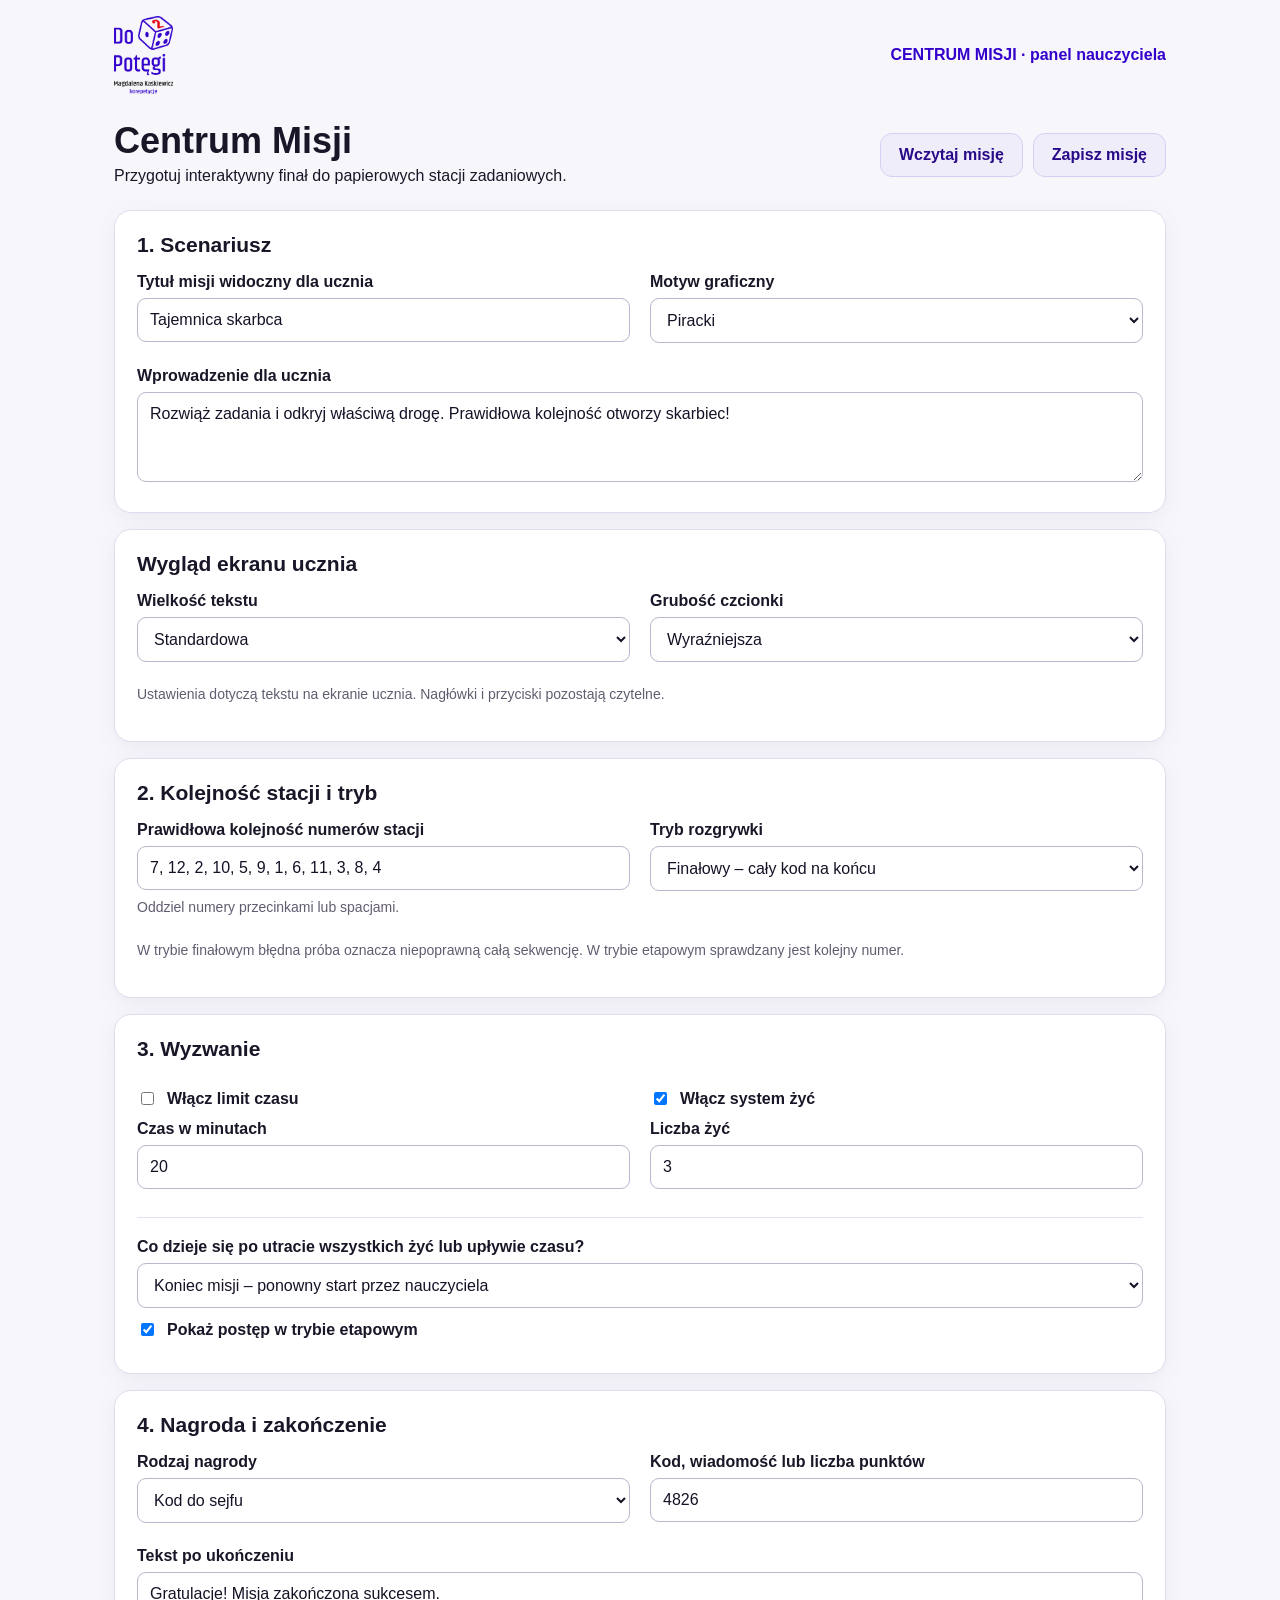
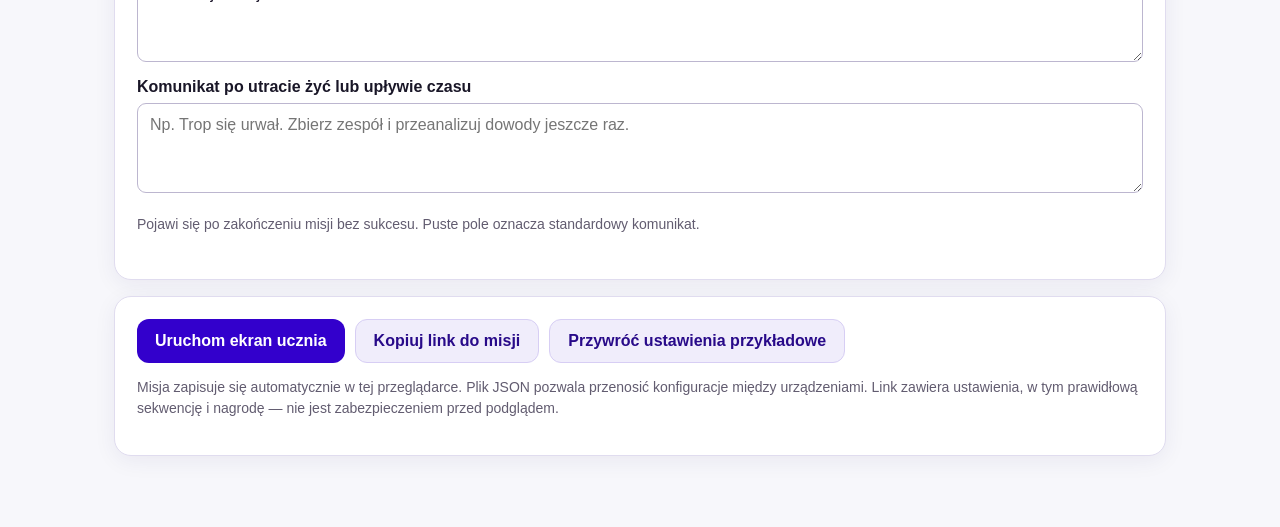
<file: centrum_misji.html>
<!DOCTYPE html>

<html lang="pl"><head><meta charset="utf-8"/><meta content="width=device-width,initial-scale=1" name="viewport"/><title>Centrum Misji | Do Potęgi</title><style>
:root{font-family:Arial,Helvetica,sans-serif;color:#191627;background:#f7f7fb;--purple:#3300cc;--red:#e30613}*{box-sizing:border-box}html,body{margin:0}button,input,textarea,select{font:inherit}button{cursor:pointer;border:0;border-radius:12px;padding:12px 18px;font-weight:800;background:var(--purple);color:white}button.secondary{background:#f0edfb;color:#280a89;border:1px solid #d7cef4}.hidden{display:none!important}
#appHeader{max-width:1100px;margin:auto;display:flex;justify-content:space-between;align-items:center;padding:16px 24px}#logoHead{width:94px;height:78px;object-fit:contain;object-position:left}.tag{color:#3300cc;font-weight:700}#editor{max-width:1100px;margin:auto;padding:10px 24px 55px}.top{display:flex;justify-content:space-between;gap:15px;align-items:center;margin-bottom:20px}.top h1{font-size:36px;margin:0}.top p{margin:5px 0}.actions{display:flex;gap:10px;flex-wrap:wrap}.panel{background:#fff;border:1px solid #e0dcef;border-radius:17px;padding:22px;margin:16px 0;box-shadow:0 5px 22px #210a6710}.panel h2{margin:0 0 16px;font-size:21px}.grid{display:grid;grid-template-columns:repeat(2,minmax(0,1fr));gap:20px}.field{display:flex;flex-direction:column;gap:7px;margin-bottom:8px}.field label,.check{font-weight:700}.field input,.field textarea,.field select{width:100%;padding:12px;border:1px solid #bcb6cf;border-radius:9px;background:#fff;color:#171126}.field textarea{min-height:90px;resize:vertical}.field small,.hint{color:#625c70;font-size:14px;line-height:1.5}.check{display:flex;align-items:center;gap:10px;margin:12px 0}.divider{border:0;border-top:1px solid #e5e0ee;margin:20px 0}
.game{--ink:#14203b;--accent:#3300cc;--surface:#fff;--line:#d6dbea;--scene:none;position:fixed;inset:0;z-index:100;background:#dce8f4;overflow:auto;isolation:isolate;color:var(--ink)}.game:before{content:"";position:fixed;inset:0;background-image:var(--scene);background-size:cover;background-position:center;z-index:-2}.game:after{content:"";position:fixed;inset:0;background:linear-gradient(90deg,#ffffff24,transparent 50%,#ffffff13);z-index:-1;pointer-events:none}.game-header{position:relative;display:flex;justify-content:space-between;align-items:flex-start;width:100%;padding:15px clamp(18px,3vw,44px) 0;min-height:90px}.game-logo{display:block;width:100px;height:78px;object-fit:contain;object-position:top left;filter:drop-shadow(0 1px 2px #ffffff) drop-shadow(0 0 8px #ffffff)}.teacher-toggle{background:#fff!important;color:#222!important;border:2px solid #d9d3e5!important;box-shadow:0 3px 10px #0002;font-size:13px;padding:9px 13px}.game-wrap{width:min(780px,calc(100% - 32px));margin:0 auto;padding:0 0 22px}.game #gameContent{text-align:center}.game .eyebrow{color:#fff;text-shadow:0 2px 6px #000a;font-size:12px;letter-spacing:2px;font-weight:900;margin:0 0 6px}.game h1{font-size:clamp(25px,3.3vw,40px);line-height:1.13;color:#fff;text-shadow:0 2px 8px #000b;margin:0 0 15px;font-weight:900}.game .stats{display:grid;grid-template-columns:repeat(3,minmax(0,1fr));gap:10px;margin:0 auto 12px}.game .stat{background:#fff;color:#14203b;border:2px solid var(--line);border-radius:16px;padding:10px 8px;box-shadow:0 4px 12px #0002;min-width:0}.game .stat span:not(.life-hearts):not(.heart){display:block;font-size:11px;letter-spacing:.8px;font-weight:900}.game .stat strong{display:block;font-size:25px;line-height:1.25;font-weight:900;color:var(--accent)}.game .life-hearts{display:flex;justify-content:center;gap:4px;flex-wrap:wrap}.game .heart{color:#e30613;font-size:25px;text-shadow:0 2px 1px #aa1020}.game-card{position:relative;background:var(--surface);color:var(--ink);border:3px solid var(--line);border-radius:20px;padding:clamp(18px,3vw,28px);box-shadow:0 12px 32px #0004;text-align:left}.game-card h2{font-size:clamp(20px,2.7vw,29px);margin:0 0 8px;color:var(--ink);font-weight:900}.game-card p{font-size:clamp(15px,1.55vw,18px);line-height:1.5;color:var(--ink);margin:0 0 13px;font-weight:var(--game-weight,600)}.game-card .hint{color:#3c4356;font-size:14px}.game-card .field{margin:12px 0}.game-card label{font-weight:800;font-size:15px}.game-card input{background:#fff;color:#131827;border:2px solid #9199b4;border-radius:12px;text-align:center;font-size:26px;font-weight:800;min-height:54px}.game-card input::placeholder{color:#737b8b;opacity:1}.game-card .actions{justify-content:center;margin-top:10px}.game-card button{background:var(--accent);font-size:16px;min-width:145px}.game-card .feedback{min-height:22px;margin-top:10px;font-weight:800}.feedback.error{color:#b71a2c}.feedback.success{color:#14713e}.game .progress{height:11px;border-radius:10px;background:#d8dce5;overflow:hidden;margin:8px 0 15px}.game .progress>div{height:100%;background:var(--accent)}.game .result{background:#fff;border:2px dashed var(--accent);border-radius:14px;padding:14px;margin:12px 0;font-size:32px;color:var(--accent);font-weight:900;overflow-wrap:anywhere}.game .confetti{font-size:32px;color:var(--accent)}
/* Każdy motyw: własna powierzchnia, rama, ornament i charakter panelu. */
.theme-space{--surface:#edf7ff;--ink:#0d2850;--accent:#174fc7;--line:#70c9f3}.theme-space .game-card{border-radius:24px 24px 12px 12px;border-width:3px 3px 8px;box-shadow:inset 0 8px #d6edff,0 15px 30px #0005}.theme-space .stat{border-radius:10px;background:#e7f4ff}
.theme-vault{--surface:#fff2cf;--ink:#42260e;--accent:#704117;--line:#bc8539}.theme-vault .game-card{border:8px ridge #bf8d43;border-radius:13px;background:repeating-linear-gradient(0deg,#fff2d6,#fff2d6 28px,#fcebc8 29px);box-shadow:0 15px 30px #2413076b}.theme-vault .stat{background:#fff0c7;border:3px solid #c3914c;border-radius:8px}.theme-vault .game-card input{border-color:#a97934}
.theme-fantasy{--surface:#fbf2ff;--ink:#36234f;--accent:#743bb1;--line:#b18bd4}.theme-fantasy .game-card{border:7px double #9e75c4;border-radius:28px 6px 28px 6px;background:linear-gradient(90deg,#f2e6fb,#fff8ff 48%,#f2e6fb);box-shadow:inset 0 0 0 6px #fff,0 14px 30px #0005}.theme-fantasy .stat{background:#f6eaff;border-radius:17px 5px}
.theme-detective{--surface:#fff9e9;--ink:#30291e;--accent:#75502d;--line:#a78a63}.theme-detective .game-card{border:2px solid #8b6b45;border-left:14px solid #8b6b45;border-radius:3px;background:repeating-linear-gradient(0deg,#fffaf0,#fffaf0 32px,#e8dcc7 33px);box-shadow:6px 9px 0 #4a332c66,0 16px 35px #0005}.theme-detective .stat{border-radius:4px;background:#fff9e9}
.theme-lab{--surface:#ecfffc;--ink:#0a3a41;--accent:#006f82;--line:#41b8bb}.theme-lab .game-card{border:3px solid #2eacb0;border-radius:8px;background:linear-gradient(125deg,#f7fffe,#dffaf7);box-shadow:inset 0 0 0 7px #bfeee8,0 12px 30px #0004}.theme-lab .stat{border-radius:6px;background:#e9fffa}
.theme-arcade{--surface:#f5ffe6;--ink:#22452d;--accent:#267a42;--line:#8fbc69}.theme-arcade .game-card{border:9px solid #76964c;border-radius:26px 26px 12px 12px;background:linear-gradient(110deg,#e6f6cf,#fbffed 50%,#e6f6cf);box-shadow:inset 0 0 0 4px #e9f6cf,0 15px 35px #0005}.theme-arcade .stat{background:#f1ffe3;border-radius:20px 20px 6px 6px}
.game.size-large .game-card p{font-size:19px}.game.size-xlarge .game-card p{font-size:21px}
@media(min-height:730px){.game-wrap{padding-top:clamp(0px,2vh,18px)}}@media(max-width:650px){#editor{padding:10px 15px}.grid{grid-template-columns:1fr}.top{flex-direction:column;align-items:flex-start}.game-header{min-height:76px;padding:10px 12px 0}.game-logo{width:75px;height:63px}.teacher-toggle{font-size:11px;padding:8px}.game-wrap{width:calc(100% - 20px)}.game .stats{gap:5px}.game .stat{padding:7px 3px}.game .stat strong{font-size:19px}.game .stat span:not(.life-hearts):not(.heart){font-size:9px}.game .heart{font-size:20px}.game-card{padding:16px}.game h1{margin-bottom:10px}}@media(max-height:650px) and (min-width:651px){.game-header{min-height:68px;padding-top:6px}.game-logo{height:60px;width:80px}.game .stat{padding:6px}.game .stat strong{font-size:21px}.game .game-card{padding:16px}.game h1{margin-bottom:9px}}
.theme-space{--scene:url("data:image/svg+xml,%3Csvg%20xmlns%3D%22http%3A//www.w3.org/2000/svg%22%20viewBox%3D%220%200%201440%20900%22%20preserveAspectRatio%3D%22xMidYMid%20slice%22%3E%3Cdefs%3E%3ClinearGradient%20id%3D%22bg%22%20x2%3D%221%22%20y2%3D%221%22%3E%3Cstop%20stop-color%3D%22%23071d4b%22/%3E%3Cstop%20offset%3D%221%22%20stop-color%3D%22%23182e74%22/%3E%3C/linearGradient%3E%3CradialGradient%20id%3D%22planet%22%3E%3Cstop%20stop-color%3D%22%23f8a4c4%22/%3E%3Cstop%20offset%3D%221%22%20stop-color%3D%22%238058d6%22/%3E%3C/radialGradient%3E%3C/defs%3E%3Crect%20width%3D%221440%22%20height%3D%22900%22%20fill%3D%22url%28%23bg%29%22/%3E%3Ccircle%20cx%3D%2273%22%20cy%3D%2227%22%20r%3D%221%22%20fill%3D%22%23fff%22%20opacity%3D%22.65%22/%3E%3Ccircle%20cx%3D%22212%22%20cy%3D%22106%22%20r%3D%222%22%20fill%3D%22%23fff%22%20opacity%3D%22.65%22/%3E%3Ccircle%20cx%3D%22351%22%20cy%3D%22185%22%20r%3D%223%22%20fill%3D%22%23fff%22%20opacity%3D%22.65%22/%3E%3Ccircle%20cx%3D%22490%22%20cy%3D%22264%22%20r%3D%221%22%20fill%3D%22%23fff%22%20opacity%3D%22.65%22/%3E%3Ccircle%20cx%3D%22629%22%20cy%3D%22343%22%20r%3D%222%22%20fill%3D%22%23fff%22%20opacity%3D%22.65%22/%3E%3Ccircle%20cx%3D%22768%22%20cy%3D%22422%22%20r%3D%223%22%20fill%3D%22%23fff%22%20opacity%3D%22.65%22/%3E%3Ccircle%20cx%3D%22907%22%20cy%3D%22501%22%20r%3D%221%22%20fill%3D%22%23fff%22%20opacity%3D%22.65%22/%3E%3Ccircle%20cx%3D%221046%22%20cy%3D%22580%22%20r%3D%222%22%20fill%3D%22%23fff%22%20opacity%3D%22.65%22/%3E%3Ccircle%20cx%3D%221185%22%20cy%3D%22659%22%20r%3D%223%22%20fill%3D%22%23fff%22%20opacity%3D%22.65%22/%3E%3Ccircle%20cx%3D%221324%22%20cy%3D%22738%22%20r%3D%221%22%20fill%3D%22%23fff%22%20opacity%3D%22.65%22/%3E%3Ccircle%20cx%3D%2223%22%20cy%3D%22817%22%20r%3D%222%22%20fill%3D%22%23fff%22%20opacity%3D%22.65%22/%3E%3Ccircle%20cx%3D%22162%22%20cy%3D%2246%22%20r%3D%223%22%20fill%3D%22%23fff%22%20opacity%3D%22.65%22/%3E%3Ccircle%20cx%3D%22301%22%20cy%3D%22125%22%20r%3D%221%22%20fill%3D%22%23fff%22%20opacity%3D%22.65%22/%3E%3Ccircle%20cx%3D%22440%22%20cy%3D%22204%22%20r%3D%222%22%20fill%3D%22%23fff%22%20opacity%3D%22.65%22/%3E%3Ccircle%20cx%3D%22579%22%20cy%3D%22283%22%20r%3D%223%22%20fill%3D%22%23fff%22%20opacity%3D%22.65%22/%3E%3Ccircle%20cx%3D%22718%22%20cy%3D%22362%22%20r%3D%221%22%20fill%3D%22%23fff%22%20opacity%3D%22.65%22/%3E%3Ccircle%20cx%3D%22857%22%20cy%3D%22441%22%20r%3D%222%22%20fill%3D%22%23fff%22%20opacity%3D%22.65%22/%3E%3Ccircle%20cx%3D%22996%22%20cy%3D%22520%22%20r%3D%223%22%20fill%3D%22%23fff%22%20opacity%3D%22.65%22/%3E%3Ccircle%20cx%3D%221135%22%20cy%3D%22599%22%20r%3D%221%22%20fill%3D%22%23fff%22%20opacity%3D%22.65%22/%3E%3Ccircle%20cx%3D%221274%22%20cy%3D%22678%22%20r%3D%222%22%20fill%3D%22%23fff%22%20opacity%3D%22.65%22/%3E%3Ccircle%20cx%3D%221413%22%20cy%3D%22757%22%20r%3D%223%22%20fill%3D%22%23fff%22%20opacity%3D%22.65%22/%3E%3Ccircle%20cx%3D%22112%22%20cy%3D%22836%22%20r%3D%221%22%20fill%3D%22%23fff%22%20opacity%3D%22.65%22/%3E%3Ccircle%20cx%3D%22251%22%20cy%3D%2265%22%20r%3D%222%22%20fill%3D%22%23fff%22%20opacity%3D%22.65%22/%3E%3Ccircle%20cx%3D%22390%22%20cy%3D%22144%22%20r%3D%223%22%20fill%3D%22%23fff%22%20opacity%3D%22.65%22/%3E%3Ccircle%20cx%3D%22529%22%20cy%3D%22223%22%20r%3D%221%22%20fill%3D%22%23fff%22%20opacity%3D%22.65%22/%3E%3Ccircle%20cx%3D%22668%22%20cy%3D%22302%22%20r%3D%222%22%20fill%3D%22%23fff%22%20opacity%3D%22.65%22/%3E%3Ccircle%20cx%3D%22807%22%20cy%3D%22381%22%20r%3D%223%22%20fill%3D%22%23fff%22%20opacity%3D%22.65%22/%3E%3Ccircle%20cx%3D%22946%22%20cy%3D%22460%22%20r%3D%221%22%20fill%3D%22%23fff%22%20opacity%3D%22.65%22/%3E%3Ccircle%20cx%3D%221085%22%20cy%3D%22539%22%20r%3D%222%22%20fill%3D%22%23fff%22%20opacity%3D%22.65%22/%3E%3Ccircle%20cx%3D%221224%22%20cy%3D%22618%22%20r%3D%223%22%20fill%3D%22%23fff%22%20opacity%3D%22.65%22/%3E%3Ccircle%20cx%3D%221363%22%20cy%3D%22697%22%20r%3D%221%22%20fill%3D%22%23fff%22%20opacity%3D%22.65%22/%3E%3Ccircle%20cx%3D%2262%22%20cy%3D%22776%22%20r%3D%222%22%20fill%3D%22%23fff%22%20opacity%3D%22.65%22/%3E%3Ccircle%20cx%3D%22201%22%20cy%3D%225%22%20r%3D%223%22%20fill%3D%22%23fff%22%20opacity%3D%22.65%22/%3E%3Ccircle%20cx%3D%22340%22%20cy%3D%2284%22%20r%3D%221%22%20fill%3D%22%23fff%22%20opacity%3D%22.65%22/%3E%3Ccircle%20cx%3D%22479%22%20cy%3D%22163%22%20r%3D%222%22%20fill%3D%22%23fff%22%20opacity%3D%22.65%22/%3E%3Ccircle%20cx%3D%22618%22%20cy%3D%22242%22%20r%3D%223%22%20fill%3D%22%23fff%22%20opacity%3D%22.65%22/%3E%3Ccircle%20cx%3D%22757%22%20cy%3D%22321%22%20r%3D%221%22%20fill%3D%22%23fff%22%20opacity%3D%22.65%22/%3E%3Ccircle%20cx%3D%22896%22%20cy%3D%22400%22%20r%3D%222%22%20fill%3D%22%23fff%22%20opacity%3D%22.65%22/%3E%3Ccircle%20cx%3D%221035%22%20cy%3D%22479%22%20r%3D%223%22%20fill%3D%22%23fff%22%20opacity%3D%22.65%22/%3E%3Ccircle%20cx%3D%221174%22%20cy%3D%22558%22%20r%3D%221%22%20fill%3D%22%23fff%22%20opacity%3D%22.65%22/%3E%3Ccircle%20cx%3D%221313%22%20cy%3D%22637%22%20r%3D%222%22%20fill%3D%22%23fff%22%20opacity%3D%22.65%22/%3E%3Ccircle%20cx%3D%2212%22%20cy%3D%22716%22%20r%3D%223%22%20fill%3D%22%23fff%22%20opacity%3D%22.65%22/%3E%3Ccircle%20cx%3D%22151%22%20cy%3D%22795%22%20r%3D%221%22%20fill%3D%22%23fff%22%20opacity%3D%22.65%22/%3E%3Ccircle%20cx%3D%22290%22%20cy%3D%2224%22%20r%3D%222%22%20fill%3D%22%23fff%22%20opacity%3D%22.65%22/%3E%3Ccircle%20cx%3D%22429%22%20cy%3D%22103%22%20r%3D%223%22%20fill%3D%22%23fff%22%20opacity%3D%22.65%22/%3E%3Ccircle%20cx%3D%22568%22%20cy%3D%22182%22%20r%3D%221%22%20fill%3D%22%23fff%22%20opacity%3D%22.65%22/%3E%3Ccircle%20cx%3D%22707%22%20cy%3D%22261%22%20r%3D%222%22%20fill%3D%22%23fff%22%20opacity%3D%22.65%22/%3E%3Ccircle%20cx%3D%22846%22%20cy%3D%22340%22%20r%3D%223%22%20fill%3D%22%23fff%22%20opacity%3D%22.65%22/%3E%3Ccircle%20cx%3D%22985%22%20cy%3D%22419%22%20r%3D%221%22%20fill%3D%22%23fff%22%20opacity%3D%22.65%22/%3E%3Ccircle%20cx%3D%221124%22%20cy%3D%22498%22%20r%3D%222%22%20fill%3D%22%23fff%22%20opacity%3D%22.65%22/%3E%3Ccircle%20cx%3D%221263%22%20cy%3D%22577%22%20r%3D%223%22%20fill%3D%22%23fff%22%20opacity%3D%22.65%22/%3E%3Ccircle%20cx%3D%221402%22%20cy%3D%22656%22%20r%3D%221%22%20fill%3D%22%23fff%22%20opacity%3D%22.65%22/%3E%3Ccircle%20cx%3D%22101%22%20cy%3D%22735%22%20r%3D%222%22%20fill%3D%22%23fff%22%20opacity%3D%22.65%22/%3E%3Ccircle%20cx%3D%22240%22%20cy%3D%22814%22%20r%3D%223%22%20fill%3D%22%23fff%22%20opacity%3D%22.65%22/%3E%3Ccircle%20cx%3D%22379%22%20cy%3D%2243%22%20r%3D%221%22%20fill%3D%22%23fff%22%20opacity%3D%22.65%22/%3E%3Ccircle%20cx%3D%22518%22%20cy%3D%22122%22%20r%3D%222%22%20fill%3D%22%23fff%22%20opacity%3D%22.65%22/%3E%3Ccircle%20cx%3D%22657%22%20cy%3D%22201%22%20r%3D%223%22%20fill%3D%22%23fff%22%20opacity%3D%22.65%22/%3E%3Ccircle%20cx%3D%22796%22%20cy%3D%22280%22%20r%3D%221%22%20fill%3D%22%23fff%22%20opacity%3D%22.65%22/%3E%3Ccircle%20cx%3D%22935%22%20cy%3D%22359%22%20r%3D%222%22%20fill%3D%22%23fff%22%20opacity%3D%22.65%22/%3E%3Ccircle%20cx%3D%221074%22%20cy%3D%22438%22%20r%3D%223%22%20fill%3D%22%23fff%22%20opacity%3D%22.65%22/%3E%3Ccircle%20cx%3D%221213%22%20cy%3D%22517%22%20r%3D%221%22%20fill%3D%22%23fff%22%20opacity%3D%22.65%22/%3E%3Ccircle%20cx%3D%221352%22%20cy%3D%22596%22%20r%3D%222%22%20fill%3D%22%23fff%22%20opacity%3D%22.65%22/%3E%3Ccircle%20cx%3D%2251%22%20cy%3D%22675%22%20r%3D%223%22%20fill%3D%22%23fff%22%20opacity%3D%22.65%22/%3E%3Ccircle%20cx%3D%22190%22%20cy%3D%22754%22%20r%3D%221%22%20fill%3D%22%23fff%22%20opacity%3D%22.65%22/%3E%3Ccircle%20cx%3D%22329%22%20cy%3D%22833%22%20r%3D%222%22%20fill%3D%22%23fff%22%20opacity%3D%22.65%22/%3E%3Ccircle%20cx%3D%221100%22%20cy%3D%22175%22%20r%3D%22175%22%20fill%3D%22url%28%23planet%29%22/%3E%3Ccircle%20cx%3D%22150%22%20cy%3D%22600%22%20r%3D%22250%22%20fill%3D%22%23274d9c%22%20stroke%3D%22%239edaff%22%20stroke-width%3D%226%22/%3E%3Cpath%20d%3D%22M-80%20710%20Q340%20370%20850%20820%22%20fill%3D%22none%22%20stroke%3D%22%235cb9ff%22%20stroke-width%3D%2255%22%20opacity%3D%22.28%22/%3E%3Cpath%20d%3D%22M0%20730%20Q300%20430%20900%20900%22%20fill%3D%22none%22%20stroke%3D%22%238be7ff%22%20stroke-width%3D%226%22/%3E%3Cpath%20d%3D%22M1140%20410%20l125%2040%20-125%2040%20-65%20-40z%22%20fill%3D%22%23d6eaff%22%20stroke%3D%22%236594cc%22%20stroke-width%3D%228%22/%3E%3Cpath%20d%3D%22M1100%20450%20l-75%20105%20140%20-90%22%20fill%3D%22%2361c8ff%22%20opacity%3D%22.8%22/%3E%3C/svg%3E");}
.theme-vault{--scene:url("data:image/svg+xml,%3Csvg%20xmlns%3D%22http%3A//www.w3.org/2000/svg%22%20viewBox%3D%220%200%201440%20900%22%20preserveAspectRatio%3D%22xMidYMid%20slice%22%3E%3Cdefs%3E%3ClinearGradient%20id%3D%22bg%22%20x2%3D%221%22%20y2%3D%221%22%3E%3Cstop%20stop-color%3D%22%23725037%22/%3E%3Cstop%20offset%3D%221%22%20stop-color%3D%22%23d8ac69%22/%3E%3C/linearGradient%3E%3CradialGradient%20id%3D%22planet%22%3E%3Cstop%20stop-color%3D%22%23f8a4c4%22/%3E%3Cstop%20offset%3D%221%22%20stop-color%3D%22%238058d6%22/%3E%3C/radialGradient%3E%3C/defs%3E%3Crect%20width%3D%221440%22%20height%3D%22900%22%20fill%3D%22url%28%23bg%29%22/%3E%3Ccircle%20cx%3D%221180%22%20cy%3D%22240%22%20r%3D%22190%22%20fill%3D%22%23f8d07c%22%20opacity%3D%22.55%22/%3E%3Cpath%20d%3D%22M0%20730%20L190%20430%20300%20610%20480%20290%20690%20740Z%22%20fill%3D%22%2391734d%22%20opacity%3D%22.55%22/%3E%3Cpath%20d%3D%22M940%20670%20l0%20-290%20420%200%200%20290z%22%20fill%3D%22%23704a2c%22%20stroke%3D%22%23e8ba70%22%20stroke-width%3D%2224%22/%3E%3Cpath%20d%3D%22M940%20430%20Q1150%20240%201360%20430%22%20fill%3D%22%23936239%22%20stroke%3D%22%23e8ba70%22%20stroke-width%3D%2224%22/%3E%3Crect%20x%3D%221000%22%20y%3D%22485%22%20width%3D%22300%22%20height%3D%22140%22%20rx%3D%2218%22%20fill%3D%22%23b98545%22%20stroke%3D%22%23e8c47e%22%20stroke-width%3D%2214%22/%3E%3Ccircle%20cx%3D%221150%22%20cy%3D%22555%22%20r%3D%2240%22%20fill%3D%22%23ffe7a0%22/%3E%3Cpath%20d%3D%22M1150%20540%20v35%22%20stroke%3D%22%23704a2c%22%20stroke-width%3D%2212%22/%3E%3Ccircle%20cx%3D%22140%22%20cy%3D%22740%22%20r%3D%22100%22%20fill%3D%22%23e4ba65%22/%3E%3Ccircle%20cx%3D%22240%22%20cy%3D%22770%22%20r%3D%2290%22%20fill%3D%22%23ffd977%22/%3E%3C/svg%3E");}
.theme-fantasy{--scene:url("data:image/svg+xml,%3Csvg%20xmlns%3D%22http%3A//www.w3.org/2000/svg%22%20viewBox%3D%220%200%201440%20900%22%20preserveAspectRatio%3D%22xMidYMid%20slice%22%3E%3Cdefs%3E%3ClinearGradient%20id%3D%22bg%22%20x2%3D%221%22%20y2%3D%221%22%3E%3Cstop%20stop-color%3D%22%23422f76%22/%3E%3Cstop%20offset%3D%221%22%20stop-color%3D%22%23a57cc0%22/%3E%3C/linearGradient%3E%3CradialGradient%20id%3D%22planet%22%3E%3Cstop%20stop-color%3D%22%23f8a4c4%22/%3E%3Cstop%20offset%3D%221%22%20stop-color%3D%22%238058d6%22/%3E%3C/radialGradient%3E%3C/defs%3E%3Crect%20width%3D%221440%22%20height%3D%22900%22%20fill%3D%22url%28%23bg%29%22/%3E%3Ccircle%20cx%3D%221150%22%20cy%3D%22150%22%20r%3D%22140%22%20fill%3D%22%23ffdca0%22%20opacity%3D%22.85%22/%3E%3Cpath%20d%3D%22M0%20700%20L350%20330%20650%20720%20970%20420%201440%20730%22%20fill%3D%22%238061a9%22%20opacity%3D%22.55%22/%3E%3Cpath%20d%3D%22M980%20700%20V330%20H1050%20V245%20L1120%20330%20H1210%20V180%20L1290%20330%20H1360%20V700Z%22%20fill%3D%22%23332d68%22%20stroke%3D%22%23c8a9e8%22%20stroke-width%3D%227%22/%3E%3Cpath%20d%3D%22M970%20330%20L1015%20245%201060%20330%20M1170%20180%20L1210%2085%201250%20180%22%20fill%3D%22%2338215e%22%20stroke%3D%22%23d6b5f6%22%20stroke-width%3D%226%22/%3E%3Cpath%20d%3D%22M750%20180%20Q920%2020%201040%20160%20Q950%20140%20930%20240%20Q850%20150%20750%20180%22%20fill%3D%22%234d2e7b%22%20stroke%3D%22%23bca0ef%22%20stroke-width%3D%228%22/%3E%3Cpath%20d%3D%22M1010%20170%20l75%2040%20-65%2010%22%20fill%3D%22%234d2e7b%22/%3E%3C/svg%3E");}
.theme-detective{--scene:url("data:image/svg+xml,%3Csvg%20xmlns%3D%22http%3A//www.w3.org/2000/svg%22%20viewBox%3D%220%200%201440%20900%22%20preserveAspectRatio%3D%22xMidYMid%20slice%22%3E%3Cdefs%3E%3ClinearGradient%20id%3D%22bg%22%20x2%3D%221%22%20y2%3D%221%22%3E%3Cstop%20stop-color%3D%22%2344382e%22/%3E%3Cstop%20offset%3D%221%22%20stop-color%3D%22%2399765c%22/%3E%3C/linearGradient%3E%3CradialGradient%20id%3D%22planet%22%3E%3Cstop%20stop-color%3D%22%23f8a4c4%22/%3E%3Cstop%20offset%3D%221%22%20stop-color%3D%22%238058d6%22/%3E%3C/radialGradient%3E%3C/defs%3E%3Crect%20width%3D%221440%22%20height%3D%22900%22%20fill%3D%22url%28%23bg%29%22/%3E%3Crect%20x%3D%22910%22%20y%3D%22120%22%20width%3D%22400%22%20height%3D%22540%22%20rx%3D%2218%22%20fill%3D%22%23b08a61%22%20stroke%3D%22%234d3827%22%20stroke-width%3D%2220%22%20transform%3D%22rotate%288%201110%20390%29%22/%3E%3Crect%20x%3D%22970%22%20y%3D%22175%22%20width%3D%22270%22%20height%3D%22370%22%20fill%3D%22%23fff3d8%22%20transform%3D%22rotate%288%201110%20390%29%22/%3E%3Cpath%20d%3D%22M1000%20265%20h190%20M1000%20300%20h190%20M1000%20335%20h150%20M1000%20370%20h190%20M1000%20405%20h130%22%20stroke%3D%22%2387755f%22%20stroke-width%3D%229%22%20transform%3D%22rotate%288%201110%20390%29%22/%3E%3Ccircle%20cx%3D%221060%22%20cy%3D%22570%22%20r%3D%22100%22%20fill%3D%22none%22%20stroke%3D%22%23d3b680%22%20stroke-width%3D%2222%22/%3E%3Cpath%20d%3D%22M1120%20645%20l140%20130%22%20stroke%3D%22%23d3b680%22%20stroke-width%3D%2228%22%20stroke-linecap%3D%22round%22/%3E%3Cpath%20d%3D%22M0%20800%20L0%20640%20Q440%20530%20720%20800%22%20fill%3D%22%23654f3d%22/%3E%3C/svg%3E");}
.theme-lab{--scene:url("data:image/svg+xml,%3Csvg%20xmlns%3D%22http%3A//www.w3.org/2000/svg%22%20viewBox%3D%220%200%201440%20900%22%20preserveAspectRatio%3D%22xMidYMid%20slice%22%3E%3Cdefs%3E%3ClinearGradient%20id%3D%22bg%22%20x2%3D%221%22%20y2%3D%221%22%3E%3Cstop%20stop-color%3D%22%230d4457%22/%3E%3Cstop%20offset%3D%221%22%20stop-color%3D%22%23298a95%22/%3E%3C/linearGradient%3E%3CradialGradient%20id%3D%22planet%22%3E%3Cstop%20stop-color%3D%22%23f8a4c4%22/%3E%3Cstop%20offset%3D%221%22%20stop-color%3D%22%238058d6%22/%3E%3C/radialGradient%3E%3C/defs%3E%3Crect%20width%3D%221440%22%20height%3D%22900%22%20fill%3D%22url%28%23bg%29%22/%3E%3Cpath%20d%3D%22M960%20130%20h300%20v590%20h-300z%22%20fill%3D%22%23163b51%22%20stroke%3D%22%238de5eb%22%20stroke-width%3D%229%22/%3E%3Cpath%20d%3D%22M1010%20220%20h200%20M1010%20300%20h200%20M1010%20380%20h200%22%20stroke%3D%22%2358b8d6%22%20stroke-width%3D%2210%22/%3E%3Cpath%20d%3D%22M1050%20560%20l35%20-110%20v-80%20h-15%20v-20%20h90%20v20%20h-15%20v80%20l35%20110z%22%20fill%3D%22%2346d4b8%22%20stroke%3D%22%23a7fff3%22%20stroke-width%3D%2210%22/%3E%3Ccircle%20cx%3D%221115%22%20cy%3D%22520%22%20r%3D%2222%22%20fill%3D%22%23e6faff%22/%3E%3Cpath%20d%3D%22M0%20680%20H1440%20M0%20720%20H1440%22%20stroke%3D%22%2363cddc%22%20stroke-width%3D%228%22%20opacity%3D%22.4%22/%3E%3Cpath%20d%3D%22M220%20300%20L300%20220%20L380%20300%20L460%20220%20L540%20300%22%20fill%3D%22none%22%20stroke%3D%22%23a4fff4%22%20stroke-width%3D%229%22%20opacity%3D%22.55%22/%3E%3C/svg%3E");}
.theme-arcade{--scene:url("data:image/svg+xml,%3Csvg%20xmlns%3D%22http%3A//www.w3.org/2000/svg%22%20viewBox%3D%220%200%201440%20900%22%20preserveAspectRatio%3D%22xMidYMid%20slice%22%3E%3Cdefs%3E%3ClinearGradient%20id%3D%22bg%22%20x2%3D%221%22%20y2%3D%221%22%3E%3Cstop%20stop-color%3D%22%23196847%22/%3E%3Cstop%20offset%3D%221%22%20stop-color%3D%22%2383bf77%22/%3E%3C/linearGradient%3E%3CradialGradient%20id%3D%22planet%22%3E%3Cstop%20stop-color%3D%22%23f8a4c4%22/%3E%3Cstop%20offset%3D%221%22%20stop-color%3D%22%238058d6%22/%3E%3C/radialGradient%3E%3C/defs%3E%3Crect%20width%3D%221440%22%20height%3D%22900%22%20fill%3D%22url%28%23bg%29%22/%3E%3Ccircle%20cx%3D%221120%22%20cy%3D%22180%22%20r%3D%22140%22%20fill%3D%22%23ffdf81%22/%3E%3Cpath%20d%3D%22M0%20780%20L250%20420%20450%20750%20710%20350%201030%20770%201440%20430%201440%20900%200%20900Z%22%20fill%3D%22%233b865b%22/%3E%3Cpath%20d%3D%22M920%20730%20V380%20H1280%20V730Z%22%20fill%3D%22%23ad986a%22%20stroke%3D%22%23ede0a3%22%20stroke-width%3D%2215%22/%3E%3Cpath%20d%3D%22M890%20380%20L1100%20210%201310%20380%22%20fill%3D%22%23d8c58c%22/%3E%3Crect%20x%3D%221030%22%20y%3D%22480%22%20width%3D%22130%22%20height%3D%22250%22%20fill%3D%22%233e6047%22/%3E%3Cpath%20d%3D%22M90%20800%20Q250%20300%2090%20100%20M145%20800%20Q350%20300%20210%2040%22%20fill%3D%22none%22%20stroke%3D%22%23236744%22%20stroke-width%3D%2255%22/%3E%3Cpath%20d%3D%22M80%20190%20Q280%2080%20410%20190%20M140%20330%20Q370%20180%20510%20330%22%20fill%3D%22none%22%20stroke%3D%22%233aa66a%22%20stroke-width%3D%2280%22/%3E%3C/svg%3E");}
/* Motyw Skarbiec: pelna, ostra scena wyspy skarbow, bez rozmycia */
.theme-vault{--scene:url("grafiki_misji/tlo_14.jpg");}
.game.theme-vault::before{background-image:var(--scene);background-position:center center;background-size:cover;filter:none!important;opacity:1!important;}
.game.theme-vault::after{background:none!important;}

/* Skarbiec: ostre, pełne tło bez zielonego pustego środka i artefaktu przy panelu. */
.game.theme-vault{--scene:url("grafiki_misji/tlo_14.jpg")}
.game.theme-vault:before{background-position:center center;background-size:cover;filter:none}
.game.theme-vault:after{background:linear-gradient(90deg,rgba(16,29,21,.13),rgba(10,26,25,.17) 50%,rgba(16,29,21,.10));pointer-events:none}
.game.theme-vault .game-card{background:linear-gradient(135deg,#fff4d9 0%,#fff0c8 100%);border:6px ridge #c79545;box-shadow:0 12px 36px #1b160b77}
</style><style id="fantasy-clean-scene">
/* Fantasy: single real HTML interface over clean illustrated scenery */
.game.theme-fantasy{--scene:url("grafiki_misji/tlo_06.jpg");--surface:#fff0cf;--ink:#21133a;--accent:#5200b6;--line:#b47b2d;background:#392c5b}
.game.theme-fantasy:before{background-size:cover;background-position:center center;image-rendering:auto}
.game.theme-fantasy:after{background:linear-gradient(90deg,#160c2a22,transparent 28%,transparent 72%,#160c2a22)}
.game.theme-fantasy .game-header{min-height:88px;padding-top:12px}
.game.theme-fantasy .game-wrap{width:min(850px,calc(100% - 34px))}
.game.theme-fantasy .game-card{background:linear-gradient(110deg,#ffedc4,#fff5dd 48%,#ffedc4);border:7px ridge #c78d35;border-radius:24px;box-shadow:0 14px 30px #100a28aa,inset 0 0 0 3px #fff5d6}
.game.theme-fantasy .stat{background:linear-gradient(#fff3d9,#ffebc5);border:3px ridge #bd8237;border-radius:13px;box-shadow:0 6px 12px #100a2877;color:#21133a}
.game.theme-fantasy .game-card *{text-shadow:none}
.game.theme-fantasy .game-card input{background:#fff;color:#21133a;border:2px solid #ac752c}
.game.theme-fantasy .game-card button{background:#5200b6;color:#fff;border:2px solid #ca9a42}
.game.theme-fantasy h1{font-family:Georgia,serif;text-shadow:0 3px 8px #18072a,0 1px 2px #18072a}
.game.theme-fantasy .teacher-toggle{background:#201139!important;color:white!important;border:2px solid #c99543!important}
@media(max-height:760px){.game.theme-fantasy .game-header{min-height:70px}.game.theme-fantasy .game-logo{height:62px}.game.theme-fantasy .game-wrap{padding-bottom:10px}.game.theme-fantasy .game-card{padding:14px!important}}
</style><style id="fantasy-scenery-repair">.game.theme-fantasy{--scene:url("grafiki_misji/tlo_06.jpg")} .game.theme-fantasy:before{background-size:cover;background-position:center}</style><style id="fantasy-background-fixed">.game.theme-fantasy{--scene:url("grafiki_misji/tlo_14.jpg");}.game.theme-fantasy:before{background-size:cover;background-position:center}.game.theme-fantasy .game-logo{width:100px;height:80px;object-fit:contain;filter:drop-shadow(0 2px 4px #fff9)}.game.theme-fantasy .game-wrap{width:min(850px,calc(100% - 32px))}</style><style id="fantasy-final-single-scene">
.game.theme-fantasy{--scene:url("grafiki_misji/tlo_06.jpg")!important;background:#40215f!important}
.game.theme-fantasy:before{background-image:var(--scene)!important;background-size:cover!important;background-position:center center!important;background-repeat:no-repeat!important;filter:none!important;transform:none!important}
.game.theme-fantasy:after{background:linear-gradient(90deg,rgba(24,10,44,.12),transparent 26%,transparent 74%,rgba(24,10,44,.12))!important}
.game.theme-fantasy .game-header{min-height:94px!important;padding:16px clamp(16px,2.5vw,36px) 0!important}
.game.theme-fantasy .game-logo{width:100px!important;height:76px!important;object-fit:contain!important;object-position:left top!important}
.game.theme-fantasy .game-wrap{width:min(850px,calc(100% - 36px))!important;margin:0 auto!important;padding-bottom:20px!important}
.game.theme-fantasy .game-card{background:#fff0cf!important;color:#231536!important;border:4px solid #bd873c!important;border-radius:22px!important;box-shadow:0 0 0 3px #f7dca2 inset,0 12px 30px #190a3299!important}
.game.theme-fantasy .stat{background:#fff0cf!important;color:#231536!important;border:2px solid #bd873c!important;box-shadow:0 6px 16px #190a3266!important}
.game.theme-fantasy .game-card p,.game.theme-fantasy .game-card h2,.game.theme-fantasy .game-card label{color:#231536!important;text-shadow:none!important}
@media(max-width:650px){.game.theme-fantasy .game-header{min-height:82px!important}.game.theme-fantasy .game-wrap{width:calc(100% - 22px)!important}.game.theme-fantasy .game-card{padding:16px!important}}
</style><style>.game.theme-space{--scene:url("grafiki_misji/tlo_15.png");}.game.theme-vault{--scene:url("grafiki_misji/tlo_14.jpg");}.game.theme-detective{--scene:url("grafiki_misji/tlo_21.jpg");}.game.theme-lab{--scene:url("grafiki_misji/tlo_22.jpg");}.game.theme-arcade{--scene:url("grafiki_misji/tlo_23.jpg");}
.game.theme-space{--surface:#edf8ff;--ink:#10264b;--accent:#0769d7;--line:#2bbdf8}
.game.theme-space .game-card{border:4px solid #41baff;box-shadow:0 0 0 4px #07295d,0 16px 38px #0008;border-radius:18px}
.game.theme-space .stat{border:2px solid #3bbcff;box-shadow:0 0 18px #23aaff70}
.game.theme-vault{--surface:#fff0c8;--ink:#43240e;--accent:#73501a;--line:#ad7a36}
.game.theme-vault .game-card{border:9px ridge #b88741;border-radius:16px;box-shadow:0 18px 35px #0009}
.game.theme-detective{--surface:#fff5dc;--ink:#382416;--accent:#704021;--line:#aa8051}
.game.theme-detective .game-card{border:5px solid #765333;border-radius:7px;box-shadow:8px 12px 0 #34211588,0 20px 40px #0008}
.game.theme-lab{--surface:#e5fcff;--ink:#08344a;--accent:#007d91;--line:#20c9d6}
.game.theme-lab .game-card{border:4px solid #19d6e6;box-shadow:0 0 0 5px #093a4c,0 0 30px #00ffdd88;border-radius:12px}
.game.theme-arcade{--surface:#fff0c7;--ink:#25431d;--accent:#276a2e;--line:#73973c}
.game.theme-arcade .game-card{border:9px ridge #597b31;border-radius:18px;box-shadow:0 14px 30px #0008}
.game .game-wrap{position:relative;z-index:2}
.game .game-header{position:relative;z-index:3}
.game .eyebrow,.game h1{position:relative;text-shadow:0 2px 5px #000,0 0 16px #000}
.game .stat,.game .game-card{position:relative;isolation:isolate}
@media(max-width:800px){.game .game-header{min-height:82px}.game .game-wrap{width:min(780px,calc(100% - 24px))}}
</style><style>.theme-vault{--scene:url("grafiki_misji/tlo_14.jpg");}</style><style>
/* Nowe tło Skarbca: pełna ilustracja bez tekstów i paneli */
.game.theme-vault{--scene:url("grafiki_misji/tlo_14.jpg");}
.game.theme-vault::before{background-image:var(--scene)!important;background-size:cover!important;background-position:center center!important;filter:none!important;opacity:1!important;}
.game.theme-vault::after{background:none!important;}
</style>
<style id="vault-background-real-fix">
.game.theme-vault { --scene: url("grafiki_misji/tlo_14.jpg") !important; }
.game.theme-vault::before { background-image:var(--scene)!important; background-size:cover!important; background-position:center center!important; background-repeat:no-repeat!important; filter:none!important; opacity:1!important; transform:none!important; }
.game.theme-vault::after {background:transparent!important;}
</style>
<style id="kosmos-czyste-tlo">
.game.theme-space{--scene:url("grafiki_misji/tlo_15.png")!important}
.game.theme-space::before{background-image:var(--scene)!important;background-size:cover!important;background-position:center center!important;opacity:1!important;filter:none!important}
.game.theme-space::after{background:none!important}
</style>
<style id="mission-library-layout">
body.missionEmbedded #appHeader,body.missionEmbedded #importBtn,body.missionEmbedded #exportBtn,body.missionEmbedded #copyLinkBtn,body.missionEmbedded #startBtn,body.missionEmbedded #unusedTeacherBtn{display:none!important}
body.missionEmbedded #editor{max-width:none;padding:10px 16px 20px}
body.missionEmbedded #themeField{grid-column:auto}
body.missionEmbedded .missionValidation{color:#c12525;font-size:14px;line-height:1.4;min-height:20px;margin:8px 0}
html:has(body.missionEmbedded){overflow:hidden}
body.missionEmbedded{overflow:hidden}
body.missionEmbeddedPlay{overflow:hidden}
body.missionEmbeddedPlay .game-header{min-height:80px}
</style></head><body><header id="appHeader"><img alt="Do Potęgi" id="logoHead"/><div class="tag">CENTRUM MISJI · panel nauczyciela</div></header><div id="setupScreen"><main id="editor" class="setup" data-autoheight="events"><div class="top"><div><h1>Centrum Misji</h1><p>Przygotuj interaktywny finał do papierowych stacji zadaniowych.</p></div><div class="actions"><button class="secondary" id="importBtn">Wczytaj misję</button><button class="secondary" id="exportBtn">Zapisz misję</button></div></div>
<section class="panel"><h2>1. Scenariusz</h2><div class="grid"><div class="field" id="titleField"><label for="title">Tytuł misji widoczny dla ucznia</label><input id="title" value="Tajemnica skarbca"/></div><div class="field" id="themeField"><label for="theme">Motyw graficzny</label><select id="theme"><option value="vault">Piracki</option><option value="space">Kosmos</option><option value="fantasy">Fantasy</option><option value="detective">Detektywistyczny</option><option value="lab">Laboratorium</option><option value="arcade">Dżungla</option></select></div></div><div class="field" style="margin-top:16px"><label for="story">Wprowadzenie dla ucznia</label><textarea id="story">Rozwiąż zadania i odkryj właściwą drogę. Prawidłowa kolejność otworzy skarbiec!</textarea></div></section>
<section class="panel"><h2>Wygląd ekranu ucznia</h2><div class="grid"><div class="field"><label for="fontSize">Wielkość tekstu</label><select id="fontSize"><option value="normal">Standardowa</option><option value="large">Większa</option><option value="xlarge">Bardzo duża</option></select></div><div class="field"><label for="fontWeight">Grubość czcionki</label><select id="fontWeight"><option value="500">Standardowa</option><option selected="" value="600">Wyraźniejsza</option><option value="700">Pogrubiona</option></select></div></div><p class="hint">Ustawienia dotyczą tekstu na ekranie ucznia. Nagłówki i przyciski pozostają czytelne.</p></section><section class="panel"><h2>2. Kolejność stacji i tryb</h2><div class="grid"><div class="field"><label for="sequence">Prawidłowa kolejność numerów stacji</label><input id="sequence" placeholder="np. 7, 12, 2, 10, 5, 9, 1, 6, 11, 3, 8, 4" value="7, 12, 2, 10, 5, 9, 1, 6, 11, 3, 8, 4"/><small>Oddziel numery przecinkami lub spacjami.</small></div><div class="field"><label for="mode">Tryb rozgrywki</label><select id="mode"><option value="final">Finałowy – cały kod na końcu</option><option value="step">Etapowy – numer po każdej stacji</option><option value="step-final">Etapowy + finał – pełna kolejność na końcu</option></select></div></div><div id="finalSettings" class="hidden" style="margin-top:16px"><div class="grid"><div class="field"><label for="finalTitle">Tytuł wyzwania finałowego</label><input id="finalTitle" placeholder="Automatycznie dopasowany do motywu"/><small>Puste pole oznacza tytuł dopasowany do motywu.</small></div><div class="field"><label for="finalMessage">Treść wyzwania finałowego</label><textarea id="finalMessage" placeholder="Automatycznie dopasowana do motywu"></textarea><small>Puste pole oznacza komunikat dopasowany do motywu.</small></div></div></div><p class="hint">W trybie finałowym błędna próba oznacza niepoprawną całą sekwencję. W trybie etapowym sprawdzany jest kolejny numer.</p></section>
<section class="panel"><h2>3. Wyzwanie</h2><div class="grid"><div><label class="check"><input id="timerOn" type="checkbox"/> Włącz limit czasu</label><div class="field"><label for="minutes">Czas w minutach</label><input id="minutes" max="999" min="1" type="number" value="20"/></div></div><div><label class="check"><input checked="" id="livesOn" type="checkbox"/> Włącz system żyć</label><div class="field"><label for="lives">Liczba żyć</label><input id="lives" max="99" min="1" type="number" value="3"/></div></div></div><hr class="divider"/><div class="field"><label for="failBehavior">Co dzieje się po utracie wszystkich żyć lub upływie czasu?</label><select id="failBehavior"><option value="teacher">Koniec misji – ponowny start przez nauczyciela</option><option value="restart">Koniec misji – uczeń może rozpocząć ponownie</option><option value="continue">Kontynuacja – można próbować dalej</option></select></div><label class="check"><input checked="" id="showProgress" type="checkbox"/> Pokaż postęp w trybie etapowym</label></section>
<section class="panel"><h2>4. Nagroda i zakończenie</h2><div class="grid"><div class="field"><label for="rewardType">Rodzaj nagrody</label><select id="rewardType"><option value="code">Kod do sejfu</option><option value="text">Własna wiadomość</option><option value="points">Punkty</option></select></div><div class="field"><label for="reward">Kod, wiadomość lub liczba punktów</label><input id="reward" value="4826"/></div></div><div class="field" style="margin-top:16px"><label for="congrats">Tekst po ukończeniu</label><textarea id="congrats">Gratulacje! Misja zakończona sukcesem.</textarea></div><div class="field" style="margin-top:16px"><label for="failureMessage">Komunikat po utracie żyć lub upływie czasu</label><textarea id="failureMessage" placeholder="Np. Trop się urwał. Zbierz zespół i przeanalizuj dowody jeszcze raz."></textarea><p class="hint">Pojawi się po zakończeniu misji bez sukcesu. Puste pole oznacza standardowy komunikat.</p></div></section>
<section class="panel"><div class="actions"><button id="startBtn">Uruchom ekran ucznia</button><button class="secondary" id="copyLinkBtn">Kopiuj link do misji</button><button class="secondary" id="resetBtn">Przywróć ustawienia przykładowe</button></div><p class="hint">Misja zapisuje się automatycznie w tej przeglądarce. Plik JSON pozwala przenosić konfiguracje między urządzeniami. Link zawiera ustawienia, w tym prawidłową sekwencję i nagrodę — nie jest zabezpieczeniem przed podglądem.</p></section><input accept=".json,application/json" hidden="" id="fileInput" type="file"/></main></div>
<div class="game theme-vault hidden" id="game"><div class="game-header"><img alt="Do Potęgi" class="game-logo" id="logoGame"/><button class="secondary no-print teacher-toggle" id="teacherBtn" title="Wróć do ustawień">⚙ Panel nauczyciela</button><button class="secondary teacher-toggle" id="missionFullscreenBtn" type="button">Pełny ekran</button><button class="secondary teacher-toggle" id="missionRestartBtn" type="button">Zagraj ponownie</button><button class="secondary teacher-toggle" id="missionCloseBtn" type="button">Zamknij</button></div><div class="game-wrap"><div id="gameContent"></div></div></div>
<script>
const LOGO='grafiki_misji/tlo_16.png';document.getElementById('logoHead').src=LOGO;document.getElementById('logoGame').src=LOGO;
const inGameLibrary=window.parent!==window;
const ids=['title','theme','story','sequence','mode','finalTitle','finalMessage','timerOn','minutes','livesOn','lives','failBehavior','showProgress','rewardType','reward','congrats','failureMessage','fontSize','fontWeight'];const $=id=>document.getElementById(id);let config=null,gameState=null,interval=null;
const defaults=Object.fromEntries(ids.map(id=>[id,$(id).type==='checkbox'?$(id).checked:$(id).value]));
function collect(){return Object.fromEntries(ids.map(id=>[id,$(id).type==='checkbox'?$(id).checked:$(id).value]));}
function apply(obj){ids.forEach(id=>{if(Object.hasOwn(obj,id)){if($(id).type==='checkbox')$(id).checked=!!obj[id];else $(id).value=String(obj[id]);}});updateFinalSettings();}
function updateFinalSettings(){$('finalSettings').classList.toggle('hidden',$('mode').value!=='step-final');}
$('mode').addEventListener('change',updateFinalSettings);
function save(){if(inGameLibrary){if(typeof publishMission==='function')publishMission();return;}try{localStorage.setItem('doPotegiMisja',JSON.stringify(collect()));}catch(e){}}
function parseSeq(s){let t=s.trim();if(!t)return [];let a=t.split(/[\s,;]+/).filter(Boolean);if(a.some(x=>!/^\d+$/.test(x)))throw Error('W kolejności stacji użyj wyłącznie numerów oddzielonych spacją lub przecinkiem.');if(a.length>100)throw Error('Maksymalnie 100 stacji.');return a.map(x=>String(Number(x)));}
function validate(c){let seq=parseSeq(c.sequence);if(!seq.length)throw Error('Wpisz prawidłową kolejność stacji.');if(new Set(seq).size!==seq.length)throw Error('Każdy numer stacji może wystąpić tylko raz.');if(c.timerOn&&(!Number.isInteger(+c.minutes)||+c.minutes<1||+c.minutes>999))throw Error('Czas musi wynosić od 1 do 999 minut.');if(c.livesOn&&(!Number.isInteger(+c.lives)||+c.lives<1||+c.lives>99))throw Error('Liczba żyć musi wynosić od 1 do 99.');return seq;}
function esc(s){return String(s).replace(/[&<>"']/g,c=>({'&':'&amp;','<':'&lt;','>':'&gt;','"':'&quot;',"'":'&#39;'}[c]));}
function launch(c){let seq=validate(c);seq=seq.slice(1).concat(seq[0]);config={...c};gameState={seq,fullSeq:parseSeq(c.sequence),index:0,errors:0,lives:c.livesOn?+c.lives:null,seconds:c.timerOn?+c.minutes*60:null,status:'intro',feedback:''};$('editor').classList.add('hidden');$('appHeader').classList.add('hidden');$('game').className='game theme-'+c.theme+' size-'+(c.fontSize||'normal');$('game').style.setProperty('--game-weight',c.fontWeight||'600');window.scrollTo(0,0);render();}
function missionWords(c){return ({detective:['dowodów','dowodu'],vault:['wysp','wyspy'],space:['sektorów','sektora'],fantasy:['komnat','komnaty'],lab:['próbek','próbki'],arcade:['obozów','obozu']})[c.theme]||['punktów','punktu'];}
function finalPrompt(c){
 const text={
 vault:['Odtwórz przebieg wyprawy','Twoja załoga zbadała wszystkie wyspy! Aby zakończyć misję, wpisz numery wysp w kolejności, w jakiej je odwiedziliście. Skorzystaj z zapisów na karcie ucznia.'],
 space:['Odtwórz trasę lotu','Zbadano wszystkie sektory kosmiczne! Wpisz numery sektorów w kolejności, w jakiej je odwiedzono. Skorzystaj z zapisów na karcie ucznia.'],
 fantasy:['Odtwórz kolejność komnat','Odkryto wszystkie komnaty! Wpisz numery komnat w kolejności ich odwiedzania. Skorzystaj z zapisów na karcie ucznia.'],
 detective:['Uporządkuj zebrane dowody','Wszystkie dowody zostały przeanalizowane! Wpisz numery dowodów w kolejności ich badania. Skorzystaj z zapisów na karcie ucznia.'],
 lab:['Odtwórz kolejność analizy próbek','Analiza próbek dobiegła końca! Wpisz numery próbek w kolejności ich badania. Skorzystaj z zapisów na karcie ucznia.'],
 arcade:['Odtwórz trasę wyprawy','Wyprawa dotarła do wszystkich obozów! Wpisz numery obozów w kolejności ich odwiedzania. Skorzystaj z zapisów na karcie ucznia.']
 }[c.theme]||['Odtwórz kolejność','Wpisz numery odwiedzonych punktów w prawidłowej kolejności.'];
 return {title:c.finalTitle?.trim()||text[0],message:c.finalMessage?.trim()||text[1]};
}
function stationPrompt(c,s){
 const start=parseSeq(c.sequence)[0];
 const current=s.index===0?start:s.seq[s.index-1];
 const themes={
  detective:[`Analizujesz dowód nr ${current}.`,'Rozwiąż zadanie i wskaż numer kolejnego dowodu.','Numer kolejnego dowodu'],
  vault:[`Twoja załoga bada wyspę nr ${current}.`,'Rozwiąż zadanie i obierz kurs na kolejną wyspę.','Numer kolejnej wyspy'],
  space:[`Badasz sektor kosmiczny nr ${current}.`,'Rozwiąż zadanie i wyznacz kurs do kolejnego sektora.','Numer kolejnego sektora'],
  fantasy:[`Odkrywasz tajemnice komnaty nr ${current}.`,'Rozwiąż zadanie i odszukaj numer kolejnej komnaty.','Numer kolejnej komnaty'],
  lab:[`Analizujesz próbkę nr ${current}.`,'Rozwiąż zadanie i ustal numer kolejnej próbki.','Numer kolejnej próbki'],
  arcade:[`Twoja wyprawa dotarła do obozu nr ${current}.`,'Rozwiąż zadanie i znajdź drogę do kolejnego obozu.','Numer kolejnego obozu']
 };
 const text=themes[c.theme]||[`Rozwiązujesz zadanie w punkcie nr ${current}.`,'Wpisz numer kolejnego punktu.','Numer kolejnego punktu'];
 return {current,heading:text[0],description:text[1],label:text[2]};
}
function render(){let s=gameState,c=config,g=$('gameContent');let time=s.seconds===null?'Bez limitu':`${Math.floor(s.seconds/60).toString().padStart(2,'0')}:${(s.seconds%60).toString().padStart(2,'0')}`;let stat=`<div class="stats"><div class="stat"><span>CZAS</span><strong id="clock">${time}</strong></div>${c.livesOn?`<div class="stat"><span>ŻYCIA</span><strong>${s.lives>0?'<span class="life-hearts">'+Array.from({length:Math.min(s.lives,30)},()=>'<span class="heart">♥</span>').join('')+'</span>':'0'}</strong></div>`:''}<div class="stat"><span>BŁĘDNE PRÓBY</span><strong>${s.errors}</strong></div></div>`;let top=`<div class="eyebrow">CENTRUM MISJI · DO POTĘGI</div><h1>${esc(c.title)}</h1>`;
if(s.status==='intro'){g.innerHTML=top+`<div class="game-card"><p>${esc(c.story).replace(/\n/g,'<br>')}</p><p class="hint">${esc(stationPrompt(c,s).heading)} ${c.mode==='final'?'Zapisuj numery kolejnych '+missionWords(c)[0]+'.':esc(stationPrompt(c,s).description)}${c.mode==='step-final'?' Zapisuj kolejność na karcie ucznia — będzie potrzebna w finale.':''}</p><button id="begin">Rozpocznij misję</button></div>`;$('begin').onclick=()=>{s.status='playing';render();startClock()};return;}
if(s.status==='won'){let type=c.rewardType,tag=type==='code'?'KOD DO SEJFU':type==='points'?'ZDOBYTE PUNKTY':'TWOJA NAGRODA';g.innerHTML=top+`<div class="game-card" style="text-align:center"><div class="confetti">★ ✦ ★</div><h2>Misja zakończona!</h2><p>${esc(c.congrats).replace(/\n/g,'<br>')}</p><div class="eyebrow">${tag}</div><div class="result">${esc(c.reward)}</div><p>Błędne próby: ${s.errors}</p><button id="again">Nowa próba</button></div>`;$('again').onclick=()=>launch(config);return;}
if(s.status==='lost'){g.innerHTML=top+`<div class="game-card" style="text-align:center"><div class="confetti">⌛</div><h2>Misja zakończona</h2><p>${s.failReason==='time'?'Upłynął czas.':'Wykorzystano wszystkie życia.'}</p><p>${esc(c.failureMessage?.trim()||'Możesz omówić rozwiązania z nauczycielem.').replace(/\n/g,'<br>')}</p>${c.failBehavior==='restart'?'<button id="again">Spróbuj ponownie</button>':'<p class="hint">Ponowne uruchomienie jest dostępne w panelu nauczyciela.</p>'}</div>`;if($('again'))$('again').onclick=()=>launch(config);return;}
const station=stationPrompt(c,s),isFinalChallenge=c.mode==='step-final'&&s.status==='challenge',finalInfo=finalPrompt(c);
let progress=(c.mode==='step'||c.mode==='step-final')&&c.showProgress&&!isFinalChallenge?`<p class="hint">Etap ${s.index+1} z ${s.seq.length}</p><div class="progress"><div style="width:${s.index/s.seq.length*100}%"></div></div>`:'';
g.innerHTML=top+stat+`<div class="game-card">${progress}<h2>${isFinalChallenge?esc(finalInfo.title):c.mode==='final'?'Wprowadź kod misji':esc(station.heading)}</h2><p>${isFinalChallenge?esc(finalInfo.message):c.mode==='final'?'Wpisz numery kolejnych '+missionWords(c)[0]+'. Oddziel je przecinkami lub spacjami.':esc(station.description)}</p><form id="answerForm"><div class="field"><label for="answer">${isFinalChallenge?'Kolejność '+missionWords(c)[0]:c.mode==='final'?'Kolejność '+missionWords(c)[0]:esc(station.label)}</label><input id="answer" inputmode="numeric" autocomplete="off" placeholder="${isFinalChallenge||c.mode==='final'?'Numery oddzielone przecinkami':'np. 12'}" required></div><div class="actions"><button type="submit">${isFinalChallenge?'Zakończ misję':c.mode==='final'?'Odblokuj':'Zatwierdź'}</button></div></form><div class="feedback ${s.feedback.startsWith('Nie')?'error':'success'}" role="status">${esc(s.feedback)}</div></div>`;
$('answerForm').onsubmit=e=>{e.preventDefault();let raw=$('answer').value;let given;try{given=parseSeq(raw)}catch(e){s.feedback='Użyj wyłącznie numerów oddzielonych spacją lub przecinkiem.';render();return}if(!isFinalChallenge&&c.mode!=='final'&&given.length!==1){s.feedback='Wpisz jeden numer kolejnego '+missionWords(c)[1]+'.';render();return}let correct=isFinalChallenge?given.length===s.fullSeq.length&&given.every((v,i)=>v===s.fullSeq[i]):c.mode==='final'?given.length===s.seq.length&&given.every((v,i)=>v===s.seq[i]):given[0]===s.seq[s.index];if(correct){if(isFinalChallenge||c.mode==='final'){s.status='won';stopClock()}else if(++s.index===s.seq.length){if(c.mode==='step-final'){s.status='challenge';s.feedback='';}else{s.status='won';stopClock()}}else s.feedback='Dobrze! Przejdź do kolejnego etapu.';}else{s.errors++;s.feedback='Niepoprawny kod. Sprawdź rozwiązania i spróbuj ponownie.';if(c.livesOn){s.lives=Math.max(0,s.lives-1);if(s.lives===0&&c.failBehavior!=='continue'){s.status='lost';s.failReason='lives';stopClock()}}}render();if(s.status==='playing'||s.status==='challenge')$('answer').focus()};}
function stopClock(){if(interval!==null){clearInterval(interval);interval=null;}}
function startClock(){stopClock();if(!config.timerOn)return;interval=setInterval(()=>{let s=gameState;if(!s||(s.status!=='playing'&&s.status!=='challenge')){stopClock();return}if(s.seconds>0)s.seconds--;let clock=$('clock');if(clock)clock.textContent=`${Math.floor(s.seconds/60).toString().padStart(2,'0')}:${(s.seconds%60).toString().padStart(2,'0')}`;if(s.seconds===0){stopClock();if(config.failBehavior==='continue'){s.seconds=null;config.timerOn=false;s.feedback='Czas minął, ale możesz kontynuować.';render()}else{s.status='lost';s.failReason='time';render()}}},1000)}
$('startBtn').onclick=()=>{try{launch(collect());save()}catch(e){alert(e.message)}};
$('teacherBtn').onclick=()=>{stopClock();$('game').classList.add('hidden');$('editor').classList.remove('hidden');$('appHeader').classList.remove('hidden');window.scrollTo(0,0)};
ids.forEach(id=>$(id).addEventListener('change',save));ids.forEach(id=>$(id).addEventListener('input',save));
$('resetBtn').onclick=()=>{if(confirm('Przywrócić przykładowe ustawienia?')){apply(defaults);save()}};
$('exportBtn').onclick=()=>{let c=collect();try{validate(c)}catch(e){alert(e.message);return}let blob=new Blob([JSON.stringify({format:'do-potegi-misja-v1',settings:c},null,2)],{type:'application/json'}),a=document.createElement('a');a.href=URL.createObjectURL(blob);a.download='misja_'+(c.title||'do_potegi').toLowerCase().normalize('NFD').replace(/[\u0300-\u036f]/g,'').replace(/[^a-z0-9]+/g,'_')+'.json';a.click();setTimeout(()=>URL.revokeObjectURL(a.href),1000)};
$('importBtn').onclick=()=>$('fileInput').click();$('fileInput').onchange=async e=>{let f=e.target.files[0];if(!f)return;try{let obj=JSON.parse(await f.text());if(obj.format!=='do-potegi-misja-v1'||!obj.settings)throw Error('To nie jest plik misji Do Potęgi.');validate({...collect(),...obj.settings});apply(obj.settings);save();alert('Wczytano misję.')}catch(err){alert('Nie udało się wczytać: '+err.message)}e.target.value=''};
function b64url(str){let bytes=new TextEncoder().encode(str),binary='';for(let b of bytes)binary+=String.fromCharCode(b);return btoa(binary).replace(/\+/g,'-').replace(/\//g,'_').replace(/=+$/,'')};function fromB64url(s){let binary=atob(s.replace(/-/g,'+').replace(/_/g,'/')),bytes=Uint8Array.from(binary,c=>c.charCodeAt(0));return new TextDecoder().decode(bytes)}
$('copyLinkBtn').onclick=async()=>{try{let c=collect();validate(c);let url=new URL(location.href);url.searchParams.set('misja',b64url(JSON.stringify(c)));let link=url.toString();if(navigator.clipboard&&window.isSecureContext){await navigator.clipboard.writeText(link);alert('Skopiowano link. Pamiętaj: zawiera również poprawną sekwencję.')}else{prompt('Skopiuj link:',link)}}catch(e){alert(e.message)}};
updateFinalSettings();
if(!inGameLibrary){try{let params=new URLSearchParams(location.search),shared=params.get('misja');if(shared){let c=JSON.parse(fromB64url(shared));validate({...defaults,...c});apply(c)}else{let stored=localStorage.getItem('doPotegiMisja');if(stored)apply(JSON.parse(stored))}}catch(e){console.warn('Nie udało się odczytać ustawień misji.',e)}}
</script>

<!-- Grafiki motywów oczyszczone z wbudowanych paneli; wszystkie elementy interfejsu pozostają HTML. -->

<style>.game.theme-space{--scene:url("grafiki_misji/tlo_15.png")!important}.game.theme-space::before{background-image:var(--scene)!important;background-size:cover!important;background-position:center!important}.game.theme-space::after{background:transparent!important}</style>

<style>.game.theme-detective{--scene:url("grafiki_misji/tlo_21.jpg")!important}.game.theme-detective::before{background-image:var(--scene)!important;background-size:cover!important;background-position:center!important}.game.theme-detective::after{background:transparent!important}</style>

<style>.game.theme-lab{--scene:url("grafiki_misji/tlo_22.jpg")!important}.game.theme-lab::before{background-image:var(--scene)!important;background-size:cover!important;background-position:center!important}.game.theme-lab::after{background:transparent!important}</style>

<style>.game.theme-arcade{--scene:url("grafiki_misji/tlo_23.jpg")!important}.game.theme-arcade::before{background-image:var(--scene)!important;background-size:cover!important;background-position:center!important}.game.theme-arcade::after{background:transparent!important}</style>

<style id="final-space-background-fix">
.game.theme-space { --scene: none !important; background: #06162c !important; }
.game.theme-space::before { content: "" !important; position: fixed !important; inset: 0 !important; display:block !important; background-image: url("grafiki_misji/tlo_15.png") !important; background-size: cover !important; background-position: center center !important; background-repeat: no-repeat !important; opacity: 1 !important; filter: none !important; transform: none !important; z-index: -2 !important; }
.game.theme-space::after { background: transparent !important; opacity: 0 !important; }
</style>

<style id="do-potegi-czyste-scenerie">
.game.theme-detective::before { content:"" !important; background-image:url("grafiki_misji/tlo_21.jpg") !important; background-size:cover !important; background-position:center center !important; background-repeat:no-repeat !important; opacity:1 !important; filter:none !important; transform:none !important; z-index:-2 !important; }
.game.theme-detective::after {background:transparent !important;opacity:0 !important;}
.game.theme-lab::before { content:"" !important; background-image:url("grafiki_misji/tlo_22.jpg") !important; background-size:cover !important; background-position:center center !important; background-repeat:no-repeat !important; opacity:1 !important; filter:none !important; transform:none !important; z-index:-2 !important; }
.game.theme-lab::after {background:transparent !important;opacity:0 !important;}
.game.theme-arcade::before { content:"" !important; background-image:url("grafiki_misji/tlo_23.jpg") !important; background-size:cover !important; background-position:center center !important; background-repeat:no-repeat !important; opacity:1 !important; filter:none !important; transform:none !important; z-index:-2 !important; }
.game.theme-arcade::after {background:transparent !important;opacity:0 !important;}
</style>
<script src="wspolne/tryb-html.js"></script>
<script>
let missionLibraryContext=null;
function publishMission(){
 if(!missionLibraryContext||missionLibraryContext.mode!=='edit')return;
 const settings=collect();
 let count=0,error='';
 try{count=validate(settings).length;}catch(e){error=e.message;}
 document.getElementById('missionLibraryError').textContent=error;
 window.DoPotegiTryb.changed({schema:1,settings},{valid:!error,error,count:count+' stacji'});
}
if(inGameLibrary&&window.DoPotegiTryb){
 const error=document.createElement('p');error.id='missionLibraryError';error.className='missionValidation';error.setAttribute('role','status');document.getElementById('sequence').closest('.panel').append(error);
 window.DoPotegiTryb.register(context=>{
  stopClock();missionLibraryContext=context;
  document.body.classList.add('missionEmbedded');document.body.classList.toggle('missionEmbeddedPlay',context.mode==='play');
  if(context.payload&&context.payload.schema!==1){window.DoPotegiTryb.toast('Ta wersja ustawień misji wymaga nowszego pliku Centrum Misji.');return;}
  const settings={...defaults,...(context.payload?.settings||{}),title:context.payload?.settings?.title||context.title||defaults.title};
  apply(settings);
  const hint=document.querySelector('#resetBtn').closest('.panel').querySelector('.hint');
  hint.textContent='Nazwę zapisu i klasy ustawiasz nad formularzem. Tytuł dla ucznia wpisz w sekcji „Scenariusz”. Kliknij „Zapisz grę”, aby dodać misję do „Moich gier”.';
  if(context.mode==='edit'){
   $('game').classList.add('hidden');$('editor').classList.remove('hidden');publishMission();
  }else{
   try{launch(collect());}catch(e){window.DoPotegiTryb.toast(e.message);}
  }
 });
 window.addEventListener('pagehide',stopClock);
}
</script>

<style>
.game-header{gap:8px;flex-wrap:wrap;align-items:center;padding-bottom:12px}
.game-header .game-logo{margin-right:auto}
.game-header .teacher-toggle{background:var(--surface)!important;color:var(--ink)!important;border-color:var(--accent)!important;border-radius:12px;min-width:0}
body:not(.missionEmbeddedPlay) #missionCloseBtn{display:none}
@media(max-width:650px){.game-header .game-logo{width:60px;height:48px}.game-header .teacher-toggle{font-size:11px;padding:7px}}
</style>
<script>
const missionSend=action=>window.parent.postMessage({channel:'do-potegi-html-v1',action},location.origin);
$('teacherBtn').onclick=()=>{if(inGameLibrary){missionSend('mission-close');}else{stopClock();$('game').classList.add('hidden');$('editor').classList.remove('hidden');$('appHeader').classList.remove('hidden');}};
$('missionCloseBtn').onclick=()=>missionSend('mission-close');
$('missionRestartBtn').onclick=()=>{stopClock();launch(config);};
$('missionFullscreenBtn').onclick=async()=>{
 try{if(document.fullscreenElement){await document.exitFullscreen();}else if($('game').requestFullscreen){await $('game').requestFullscreen();}else{DoPotegiTryb.toast('Ta przeglądarka nie udostępnia pełnego ekranu. Gra wypełnia dostępne okno.');}}
 catch(e){DoPotegiTryb.toast('Nie udało się włączyć pełnego ekranu. Możesz użyć klawisza F11 na komputerze.');}
};
document.addEventListener('fullscreenchange',()=>{$('missionFullscreenBtn').textContent=document.fullscreenElement?'Wyjdź z pełnego ekranu':'Pełny ekran';});
</script>
</body></html>
</file>
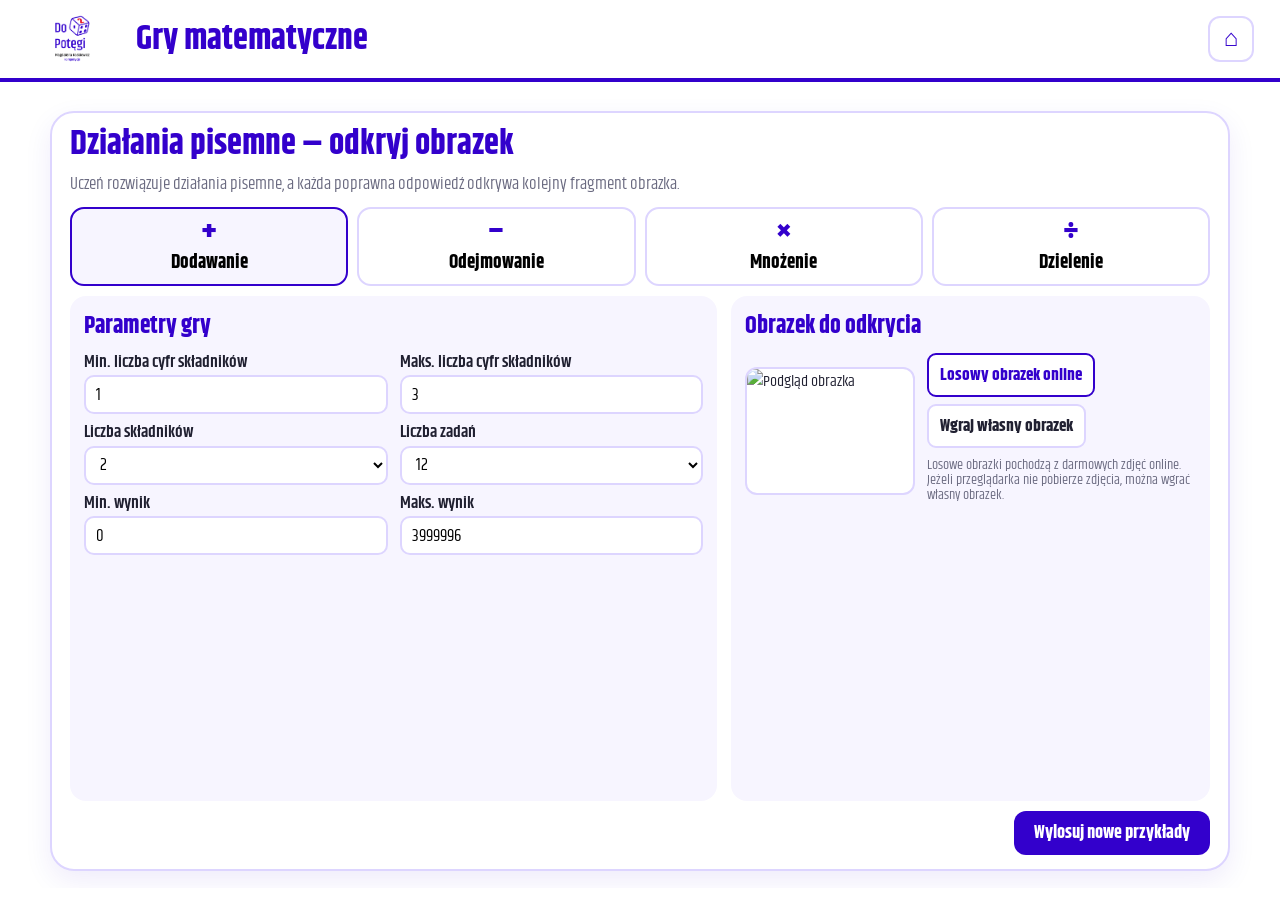
<file: odkryj-obrazek.html>
<!doctype html>
<html lang="pl">
<head>
<meta charset="utf-8">
<meta name="viewport" content="width=device-width,initial-scale=1">
<title>Działania pisemne – odkryj obrazek | Do Potęgi</title>
<link href="https://fonts.googleapis.com/css2?family=Khand:wght@400;500;600;700&display=swap" rel="stylesheet">
<style>
:root{--violet:#3300CC;--red:#E30613;--soft:#f7f5ff;--line:#ddd5ff;--text:#202031;--muted:#6a6a80;--ok:#14884a;--bad:#cf3154;--cell:56px}
*{box-sizing:border-box}html,body{margin:0;background:#fff;color:var(--text);font-family:Khand,Arial,sans-serif}button,input,select{font:inherit}button{cursor:pointer}.hidden{display:none!important}
header{height:82px;display:flex;align-items:center;justify-content:space-between;padding:8px 26px;border-bottom:4px solid var(--violet);background:#fff}.brand{display:flex;align-items:center;gap:18px}.brand img{width:92px;height:60px;object-fit:contain}.brand strong{font-size:34px;color:var(--violet)}.home{width:46px;height:46px;border:2px solid var(--line);border-radius:12px;background:#fff;color:var(--violet);font-size:24px}
main{padding:24px}.screen{display:none}.screen.active{display:block}.setup{width:min(1180px,100%);margin:auto;padding:24px;border:2px solid var(--line);border-radius:24px;background:#fff;box-shadow:0 10px 28px rgba(51,0,204,.08)}
h1{margin:0 0 8px;font-size:42px;line-height:1;color:var(--violet)}.lead{margin:0 0 18px;font-size:21px;color:var(--muted)}.ops{display:grid;grid-template-columns:repeat(4,1fr);gap:12px}.op{border:2px solid var(--line);border-radius:18px;background:#fff;padding:14px;font-size:21px;font-weight:700}.op b{display:block;font-size:40px;line-height:1;color:var(--violet)}.op.on{border-color:var(--violet);background:var(--soft)}
.box{margin-top:18px;padding:18px;border-radius:18px;background:var(--soft)}.box h2{margin:0 0 12px;color:var(--violet);font-size:28px}.fields{display:grid;grid-template-columns:repeat(4,1fr);gap:14px 18px}.field label{display:block;margin-bottom:5px;font-size:18px;font-weight:600}.field select,.field input[type="number"]{width:100%;height:44px;border:2px solid var(--line);border-radius:12px;background:#fff;padding:0 12px;font-size:18px}
.imgRow{display:grid;grid-template-columns:280px 1fr;gap:18px;align-items:start}.preview{width:100%;aspect-ratio:4/3;border:2px solid var(--line);border-radius:16px;overflow:hidden;background:#fff;display:flex;align-items:center;justify-content:center}.preview img{width:100%;height:100%;object-fit:cover;display:block}.preview.loading{background:linear-gradient(90deg,#f5f3ff,#fff,#f5f3ff);background-size:200% 100%;animation:loadpulse 1.2s linear infinite}@keyframes loadpulse{to{background-position:-200% 0}}.imgActions{display:flex;gap:10px;flex-wrap:wrap;align-items:center}
.btn,.btnGhost,.btnSmall{border-radius:12px;padding:10px 18px;font-weight:700;font-size:20px}.btn{border:0;background:var(--violet);color:#fff}.btnGhost{border:2px solid var(--violet);background:#fff;color:var(--violet)}.btnSmall{border:2px solid var(--line);background:#fff;color:var(--text);font-size:18px;padding:8px 12px}.note{font-size:17px;color:var(--muted)}.go{display:flex;justify-content:flex-end;margin-top:20px}.errorBox{display:none;margin-top:10px;padding:9px 12px;border:2px solid #E30613;border-radius:12px;background:#fff2f3;color:#a4000b;font-size:18px;font-weight:600}.errorBox.show{display:block}
.gameHead{width:min(1260px,100%);margin:0 auto 12px;display:flex;justify-content:space-between;align-items:center}.gameHead h2{margin:0;color:var(--violet);font-size:34px}.progress{font-size:22px;color:var(--muted)}.game{width:min(1040px,100%);margin:auto;border:2px solid var(--line);border-radius:24px;padding:26px;background:#fbfaff;display:flex;justify-content:center}.panel{border:2px solid #ebe8ff;border-radius:20px;background:#fff;padding:22px;width:100%;display:flex;flex-direction:column;align-items:center}
.pictureWrap{width:min(860px,100%);aspect-ratio:4/3;position:relative;overflow:hidden;border-radius:22px;border:2px solid var(--line);background:#fff;box-shadow:0 10px 26px rgba(51,0,204,.10)}.pictureWrap img{position:absolute;inset:0;width:100%;height:100%;object-fit:cover;display:block}.cover{position:absolute;inset:0;z-index:3;display:grid;background:transparent}.tile{border:1px solid rgba(255,255,255,.35);color:#fff;font-size:clamp(54px,6vw,82px);font-weight:700;display:flex;align-items:center;justify-content:center;transition:.25s}.tile:nth-child(6n+1){background:#39c6cc}.tile:nth-child(6n+2){background:#ec4f97}.tile:nth-child(6n+3){background:#7cdc67}.tile:nth-child(6n+4){background:#6070ea}.tile:nth-child(6n+5){background:#ff7b2d}.tile:nth-child(6n){background:#ab80e8}.tile.opened{opacity:0;pointer-events:none}.doneOverlay{position:absolute;inset:auto 0 0 0;z-index:4;display:none;padding:12px 16px;background:linear-gradient(transparent 0%,rgba(51,0,204,.82) 80%);color:#fff;font-size:28px;font-weight:700;text-align:center}.doneOverlay.show{display:block}.picCaption{margin-top:12px;text-align:center;color:var(--muted);font-size:20px}
.modal{position:fixed;inset:0;background:rgba(32,18,60,.55);z-index:20;display:none;align-items:center;justify-content:center;padding:18px}.modal.show{display:flex}.dialog{width:min(1220px,100%);max-height:94vh;overflow:auto;background:#fff;border-radius:22px;border:2px solid var(--line)}.dialogHead{height:70px;padding:0 20px;border-bottom:2px solid #ede9ff;display:flex;align-items:center;justify-content:space-between}.dialogHead b{font-size:30px}.close{border:0;background:transparent;font-size:38px;color:#868696}.dialogBody{padding:18px}.counter{text-align:center;color:var(--muted);font-size:20px;margin:0 0 8px}#mount{width:100%;display:flex;justify-content:center;align-items:flex-start}.taskStage{display:flex;justify-content:center;align-items:center;transform-origin:top center}.card{box-shadow:0 0 0 0 transparent}
.card{width:max-content;max-width:100%;margin:auto;padding:22px 28px;border-radius:28px;display:flex;flex-direction:column;align-items:center}.card.add{background:#dcf4ef}.card.sub{background:#f1dff0}.card.mul{background:#f4ecd1}.card.div{background:#dde9f8}.cardTitle{font-size:20px;color:var(--muted);margin-bottom:10px}.help{margin-top:10px;max-width:700px;text-align:center;color:var(--muted);font-size:18px}.feedback{height:28px;margin:8px 0 2px;font-size:21px;font-weight:700}.feedback.ok{color:var(--ok)}.feedback.bad{color:var(--bad)}.actionRow{display:flex;gap:10px;justify-content:center}
.workInp{width:48px;height:42px;border:2px solid #c9c9cf;border-radius:12px;background:#fff;text-align:center;font-size:23px;outline:none}.workInp.small{width:44px;height:38px;font-size:20px}.workInp.medium{width:66px}.workInp.long{width:78px}.digitCell{height:var(--cell);line-height:var(--cell);text-align:center;font-size:36px;font-family:Arial,sans-serif}.signCell{height:var(--cell);line-height:var(--cell);text-align:center;font-size:38px;font-family:Arial,sans-serif}.borrowable{position:relative;cursor:pointer;border-radius:10px}.borrowable:hover{background:rgba(255,255,255,.45)}.borrowable.crossed:after{content:"";position:absolute;left:6px;right:6px;top:50%;border-top:4px solid var(--red);transform:rotate(55deg)}
.gridAdd,.gridMul{display:grid;grid-template-columns:46px repeat(var(--cols),var(--cell));font-family:Arial,sans-serif;align-items:center}.rule{grid-column:1/-1;border-top:3px solid #222;height:1px}.blank{height:var(--cell)}
.card.mul{padding:var(--mul-pad,22px) var(--mul-pad-x,28px)}
.card.mul .gridMul{grid-template-columns:var(--signw,46px) repeat(var(--cols),var(--cell));row-gap:var(--rowgap,0px)}
.card.mul .workInp{width:var(--ibox,48px);height:var(--iboxh,42px);font-size:var(--ifont,23px);border-radius:var(--irad,12px)}
.card.mul .workInp.small{width:var(--ibox-small,44px);height:var(--iboxh-small,38px);font-size:var(--ifont-small,20px)}
.card.mul .digitCell{height:var(--cell);line-height:var(--cell);font-size:var(--digitfont,36px)}
.card.mul .signCell{height:var(--cell);line-height:var(--cell);font-size:var(--signfont,38px)}
.card.mul .blank{height:var(--cell)}
.classicDiv{display:grid;grid-template-columns:30px repeat(var(--cols),var(--cell)) 22px 48px;font-family:Arial,sans-serif;align-items:center}.classicDiv .qInp{width:44px;height:40px}.divTopLine{grid-column:2 / span var(--cols);border-top:3px solid #222;height:1px}.dvDigit{height:var(--cell);line-height:var(--cell);text-align:center;font-size:34px}.dvColon,.dvDivisor{height:var(--cell);line-height:var(--cell);font-size:34px;text-align:center}.minus{font-size:30px;text-align:center}.stepRule{border-top:2px solid #444;height:1px;align-self:start}
.tableLayout{display:grid;grid-template-columns:auto 1fr auto;grid-template-rows:auto auto auto;column-gap:12px;row-gap:8px;font-family:Arial,sans-serif;align-items:center}.tableLayout .qRowTable{grid-row:1;grid-column:2;display:grid;grid-template-columns:repeat(var(--cols),108px)}.tableLayout .qCell{display:flex;justify-content:center}.tableLayout .midLeft{grid-row:2;grid-column:1;font-size:34px;white-space:nowrap;align-self:center}.tableLayout .midMain{grid-row:2;grid-column:2;display:grid;grid-template-columns:repeat(var(--cols),108px);border:3px solid #222}.tableLayout .midRight{grid-row:2;grid-column:3;font-size:34px;white-space:nowrap;align-self:center}.tableLayout .underTable{grid-row:3;grid-column:2;display:grid;grid-template-columns:repeat(var(--cols),108px);column-gap:0}.stepCell{width:108px;height:82px;border-right:2px solid #222;display:grid;grid-template-columns:32px 1fr;align-items:center;justify-items:center;font-size:34px;background:#fff;padding:0 8px}.stepCell:last-child{border-right:0}.stepCarry{width:24px;height:28px;border:2px solid #c9c9cf;border-radius:8px;background:#fff;text-align:center;font-size:16px;line-height:22px}.stepDigit{font-size:34px;line-height:1}.underCell{display:flex;flex-direction:column;align-items:center;gap:6px}.underCell .mini{display:flex;align-items:center;gap:4px;font-size:22px}.pair{display:flex;gap:4px}.pair .workInp{width:30px;height:34px;border-radius:8px;font-size:18px}
@media(max-width:980px){.fields{grid-template-columns:1fr 1fr}.imgRow{grid-template-columns:1fr}}
@media(max-width:620px){main{padding:14px}.ops{grid-template-columns:1fr 1fr}.fields{grid-template-columns:1fr}.brand strong{font-size:26px}:root{--cell:48px}.pictureWrap{width:100%}.tableLayout .qRowTable,.tableLayout .midMain,.tableLayout .underTable{grid-template-columns:repeat(var(--cols),90px)}.stepCell{width:90px}.pair .workInp{width:26px;height:32px}}

/* ===== v9: compact no-scroll interface ===== */
html,body{height:100%;overflow:hidden}
main{height:calc(100vh - 82px);padding:12px 18px;overflow:hidden}
.screen{height:100%;min-height:0}
#setupScreen.active{display:flex;align-items:center;justify-content:center;overflow:hidden}
.setup{
  width:min(1180px,100%);height:min(760px,100%);margin:0 auto;padding:14px 18px;
  display:grid;grid-template-columns:minmax(0,1.15fr) minmax(360px,.85fr);
  grid-template-rows:auto auto auto 1fr auto;gap:10px 14px;overflow:hidden
}
.setup h1{grid-column:1/-1;font-size:34px;margin:0;align-self:end}
.setup .lead{grid-column:1/-1;font-size:17px;margin:0}
.setup .ops{grid-column:1/-1;gap:9px}
.setup .op{padding:7px 10px;font-size:18px;border-radius:14px}
.setup .op b{font-size:30px}
.setup .box{margin:0;padding:12px 14px;border-radius:16px;min-height:0;overflow:hidden}
.setup .paramBox{grid-column:1;grid-row:4}
.setup .imageBox{grid-column:2;grid-row:4}
.setup .box h2{font-size:22px;margin:0 0 7px}
.setup .fields{grid-template-columns:repeat(2,minmax(0,1fr));gap:7px 10px}
.setup .field label{font-size:15px;margin-bottom:2px;line-height:1.05}
.setup .field select,.setup .field input[type="number"]{height:34px;font-size:16px;padding:0 8px;border-radius:9px}
.setup .imgRow{grid-template-columns:170px 1fr;gap:12px;align-items:center}
.setup .preview{width:170px;border-radius:12px}
.setup .imgActions{gap:7px}
.setup .btnGhost,.setup .btnSmall{font-size:16px;padding:6px 10px;border-radius:9px}
.setup .note{font-size:14px;line-height:1.08;margin:6px 0}
.setup .go{grid-column:1/-1;margin:0;align-self:end}
.setup .go .btn{font-size:18px;padding:8px 20px}

#gameScreen.active{display:flex;flex-direction:column;align-items:center;justify-content:flex-start;overflow:hidden}
.gameHead{width:min(1080px,100%);height:52px;flex:0 0 52px;margin:0 auto 6px}
.gameHead h2{font-size:29px;line-height:1}
.gameTools{display:flex;align-items:center;gap:8px}
.progress{font-size:18px;margin-right:4px;white-space:nowrap}
.compactBtn{font-size:16px;padding:6px 11px;border-radius:9px}
.game{
  flex:1;min-height:0;width:min(980px,100%);margin:0 auto;padding:12px 16px;
  display:flex;align-items:center;justify-content:center;border-radius:20px;overflow:hidden
}
.game .panel{width:auto;max-width:100%;height:100%;padding:12px 14px;justify-content:center}
.pictureWrap{
  width:min(760px,78vw,calc(133.333vh - 238px));max-width:100%;
  aspect-ratio:4/3;border-radius:18px;box-shadow:0 8px 20px rgba(51,0,204,.10)
}
.picCaption{font-size:16px;margin-top:5px;line-height:1.05}

.modal{padding:8px;overflow:hidden}
.dialog{
  width:min(1080px,calc(100vw - 16px));height:min(720px,calc(100vh - 16px));max-height:none;
  overflow:hidden;display:flex;flex-direction:column;border-radius:18px
}
.dialogHead{height:54px;flex:0 0 54px;padding:0 16px}
.dialogHead b{font-size:25px}.close{font-size:32px}
.dialogBody{flex:1;min-height:0;padding:8px 14px 12px;display:flex;flex-direction:column;overflow:hidden}
.counter{font-size:17px;margin:0 0 4px;flex:0 0 auto}
#mount{flex:1;min-height:0;display:flex;align-items:center;justify-content:center;overflow:hidden}
.card{margin:0;padding:14px 20px;border-radius:22px;transform-origin:center center}
.cardTitle{font-size:18px;margin-bottom:6px}
.help{display:none!important}
.card.sub .help{display:block!important;margin-top:6px;font-size:15px;line-height:1.05;max-width:560px}
.feedback{height:23px;margin:5px 0 0;font-size:17px}
.actionRow .btn{font-size:17px;padding:7px 16px;border-radius:9px}

@media(max-height:760px){
  header{height:68px}.brand img{height:48px;width:78px}.brand strong{font-size:27px}.home{height:40px;width:40px}
  main{height:calc(100vh - 68px);padding:8px 14px}
  .setup{height:100%;padding:9px 14px;gap:7px 12px}.setup h1{font-size:29px}.setup .lead{display:none}
  .setup .op{padding:5px 8px}.setup .op b{font-size:25px}.setup .box{padding:9px 11px}.setup .box h2{font-size:19px}
  .setup .field label{font-size:13px}.setup .field select,.setup .field input[type="number"]{height:30px;font-size:14px}
  .setup .imgRow{grid-template-columns:135px 1fr}.setup .preview{width:135px}.setup .note{font-size:12px}
  .gameHead{height:44px;flex-basis:44px}.gameHead h2{font-size:25px}.progress{font-size:16px}.compactBtn{font-size:14px;padding:5px 9px}
  .game{padding:8px 12px}.pictureWrap{width:min(680px,76vw,calc(133.333vh - 205px))}
  .picCaption{font-size:14px}
  .dialog{height:calc(100vh - 10px)}.dialogHead{height:48px;flex-basis:48px}.dialogBody{padding:5px 10px 8px}.counter{font-size:15px}
}
@media(max-width:850px){
  .setup{grid-template-columns:1fr;grid-template-rows:auto auto auto 1fr auto auto;height:100%;overflow:auto}
  .setup .paramBox,.setup .imageBox,.setup .go{grid-column:1;grid-row:auto}.setup .imageBox{display:none}
  .gameTools .progress{display:none}.pictureWrap{width:min(720px,92vw,calc(133.333vh - 230px))}
}


/* ===== v10: czytelniejsze ustawienia + większe zadania ===== */
.setup .box h2{font-size:24px;margin-bottom:9px}
.setup .field label{font-size:17px;line-height:1.08;margin-bottom:4px;font-weight:600}
.setup .field select,.setup .field input[type="number"]{
  height:39px;font-size:17px;padding:0 10px;border-radius:10px
}
.setup .fields{gap:9px 12px}
.setup .op{font-size:19px}
.setup .op b{font-size:32px}
.setup .btnGhost,.setup .btnSmall{font-size:17px;padding:7px 11px}
.setup .note{font-size:14px}

/* Nie zmniejszaj parametrów do mikroskopijnego rozmiaru na typowym ekranie laptopa. */
@media(max-height:760px){
  .setup .box h2{font-size:22px}
  .setup .field label{font-size:16px}
  .setup .field select,.setup .field input[type="number"]{height:36px;font-size:16px}
  .setup .op{font-size:18px}.setup .op b{font-size:29px}
}

/* Okno zadania dopasowuje się do treści zamiast tworzyć wielką pustą białą przestrzeń. */
.dialog{
  width:fit-content;min-width:620px;max-width:calc(100vw - 20px);
  height:auto;max-height:calc(100vh - 16px);overflow:hidden
}
.dialogHead{height:50px;flex-basis:50px}
.dialogBody{flex:0 1 auto;padding:10px 18px 16px;overflow:hidden}
#mount{flex:0 1 auto;min-height:0;padding:8px 24px 10px;overflow:hidden}
.card{
  --cell:64px;
  padding:24px 32px;border-radius:24px;
  max-width:calc(100vw - 90px);max-height:calc(100vh - 105px)
}
.cardTitle{display:none!important}
.counter{font-size:18px;margin-bottom:2px}
.workInp{width:55px;height:48px;font-size:27px;border-radius:13px}
.workInp.small{width:50px;height:42px;font-size:23px}
.digitCell{font-size:41px}
.signCell{font-size:42px}
.classicDiv .qInp{width:52px;height:45px;font-size:25px}
.dvDigit,.dvColon,.dvDivisor{font-size:39px}
.tableLayout .qRowTable,.tableLayout .midMain,.tableLayout .underTable{grid-template-columns:repeat(var(--cols),116px)}
.stepCell{width:116px;height:88px;font-size:38px}
.stepDigit{font-size:38px}
.stepCarry{width:29px;height:32px;font-size:18px}
.pair .workInp{width:34px;height:37px;font-size:20px}
.feedback{height:26px;font-size:19px;margin-top:7px}
.actionRow .btn{font-size:19px;padding:8px 19px}
.help{display:none!important}
.card.sub .help{display:block!important;font-size:16px;line-height:1.08;margin-top:8px;max-width:620px}

@media(max-height:700px){
  .card{--cell:58px;padding:17px 25px;max-height:calc(100vh - 88px)}
  .workInp{width:50px;height:43px;font-size:24px}.workInp.small{width:46px;height:39px;font-size:21px}
  .digitCell{font-size:37px}.signCell{font-size:39px}
  .tableLayout .qRowTable,.tableLayout .midMain,.tableLayout .underTable{grid-template-columns:repeat(var(--cols),106px)}
  .stepCell{width:106px;height:80px}.stepDigit{font-size:35px}
}

</style>
<style>
body.embeddedEdit header,body.embeddedPlay header{display:none!important}
body.embeddedEdit main{height:auto!important;overflow:visible!important;padding:12px}
body.embeddedEdit .setup{height:auto!important;display:block;overflow:visible;max-width:100%;padding:14px}
body.embeddedEdit .setup .box,body.embeddedEdit .setup .ops,body.embeddedEdit .setup .go{margin:14px 0;display:block!important}
body.embeddedEdit .setup .ops{display:grid!important;grid-template-columns:repeat(4,1fr)}
body.embeddedEdit .setup .imageBox{display:block!important}
body.embeddedEdit .setup h1,body.embeddedEdit .setup .lead{display:none!important}
body.embeddedPlay #settingsBtn{display:none!important}
body.embeddedPlay main{height:100dvh!important;padding:10px}
</style><style>
html:has(body.embeddedEdit),body.embeddedEdit{height:auto!important;overflow:visible!important}
body.embeddedEdit .setup{display:grid!important;grid-template-columns:minmax(0,1fr) minmax(280px,420px)!important;grid-template-rows:auto!important;height:auto!important;overflow:visible!important}
body.embeddedEdit .setup .ops{grid-column:1/-1}
body.embeddedEdit .setup .paramBox{grid-column:1;grid-row:auto}
body.embeddedEdit .setup .imageBox{grid-column:2;grid-row:auto}
body.embeddedEdit .setup .go{grid-column:1/-1;grid-row:auto}
@media(max-width:800px){body.embeddedEdit .setup{grid-template-columns:1fr!important}body.embeddedEdit .setup .imageBox{grid-column:1}}
</style></head>
<body>
<header><div class="brand"><img src="[data-uri]" alt="Do Potęgi"><strong>Gry matematyczne</strong></div><button id="homeBtn" class="home" title="Strona główna">⌂</button></header>
<main>
<section id="setupScreen" class="screen active"><div class="setup"><h1>Działania pisemne – odkryj obrazek</h1><p class="lead">Uczeń rozwiązuje działania pisemne, a każda poprawna odpowiedź odkrywa kolejny fragment obrazka.</p>
<div class="ops"><button class="op on" data-op="add"><b>+</b>Dodawanie</button><button class="op" data-op="sub"><b>−</b>Odejmowanie</button><button class="op" data-op="mul"><b>×</b>Mnożenie</button><button class="op" data-op="div"><b>÷</b>Dzielenie</button></div>
<div class="box paramBox"><h2>Parametry gry</h2><div id="params" class="fields"></div><div id="paramError" class="errorBox"></div></div>
<div class="box imageBox"><h2>Obrazek do odkrycia</h2><div class="imgRow"><div class="preview"><img id="imgPreview" alt="Podgląd obrazka"></div><div><div class="imgActions"><button type="button" id="randomImageBtn" class="btnGhost">Losowy obrazek online</button><label class="btnSmall" for="imageUpload">Wgraj własny obrazek</label><input id="imageUpload" type="file" accept="image/*" class="hidden"></div><p class="note" style="margin-top:10px">Losowe obrazki pochodzą z darmowych zdjęć online. Jeżeli przeglądarka nie pobierze zdjęcia, można wgrać własny obrazek.</p><p id="imgInfo" class="note"></p></div></div></div>
<div class="go"><button id="startBtn" class="btn">Rozpocznij grę</button></div></div></section>
<section id="gameScreen" class="screen"><div class="gameHead"><h2 id="gameTitle"></h2><div class="gameTools"><div id="progress" class="progress"></div><button id="newGameBtn" class="btnGhost compactBtn">Nowa gra</button><button id="settingsBtn" class="btn compactBtn">Zmień ustawienia</button></div></div><div class="game"><div class="panel"><div class="pictureWrap"><img id="playImage" alt="Obrazek do odkrycia"><div id="cover" class="cover"></div><div id="doneOverlay" class="doneOverlay">Brawo! Udało się odkryć cały obrazek.</div></div><div class="picCaption">Kliknij dowolny kafelek z pytajnikiem. Każde poprawnie rozwiązane zadanie odsłania fragment obrazka.</div></div></div></section>
</main>
<div id="modal" class="modal"><div class="dialog"><div class="dialogHead"><b>Zadanie</b><button id="closeModal" class="close">×</button></div><div class="dialogBody"><div id="counter" class="counter"></div><div id="mount"></div></div></div></div>
<script>
const $ = s => document.querySelector(s), $$ = s => [...document.querySelectorAll(s)];
function svgFallback(text){return 'data:image/svg+xml;utf8,'+encodeURIComponent(`<svg xmlns="http://www.w3.org/2000/svg" viewBox="0 0 800 600"><defs><linearGradient id="g" x1="0" x2="1"><stop stop-color="#eef1ff"/><stop offset="1" stop-color="#fff0f6"/></linearGradient></defs><rect width="800" height="600" fill="url(#g)"/><rect x="85" y="100" width="630" height="400" rx="26" fill="#fff" stroke="#3300CC" stroke-width="8"/><text x="400" y="250" text-anchor="middle" font-family="Arial" font-size="48" font-weight="700" fill="#3300CC">${text}</text><text x="400" y="320" text-anchor="middle" font-family="Arial" font-size="28" fill="#E30613">Wgraj własny obrazek albo wybierz inny.</text></svg>`)}
const fallbackImage = svgFallback('Podgląd obrazka');
const onlineImages=[
 {src:'https://upload.wikimedia.org/wikipedia/commons/3/3f/Fronalpstock_big.jpg',info:'Wikimedia Commons – góry'},
 {src:'https://upload.wikimedia.org/wikipedia/commons/3/36/Hopetoun_falls.jpg',info:'Wikimedia Commons – wodospad'},
 {src:'https://upload.wikimedia.org/wikipedia/commons/4/4c/Push_van_cat.jpg',info:'Wikimedia Commons – kot'},
 {src:'https://upload.wikimedia.org/wikipedia/commons/0/0a/Golden_Gate_Bridge_0002.jpg',info:'Wikimedia Commons – most'},
 {src:'https://upload.wikimedia.org/wikipedia/commons/4/47/PNG_transparency_demonstration_1.png',info:'Wikimedia Commons – kostki'},
 {src:'https://commons.wikimedia.org/wiki/Special:FilePath/The%20Earth%20seen%20from%20Apollo%2017.jpg?width=1000',info:'Wikimedia Commons – Ziemia'},
 {src:'https://commons.wikimedia.org/wiki/Special:FilePath/Van%20Gogh%20-%20Starry%20Night%20-%20Google%20Art%20Project.jpg?width=1000',info:'Wikimedia Commons – Gwiaździsta noc'},
 {src:'https://commons.wikimedia.org/wiki/Special:FilePath/Great%20Wave%20off%20Kanagawa2.jpg?width=1000',info:'Wikimedia Commons – Wielka fala'},
 {src:'https://commons.wikimedia.org/wiki/Special:FilePath/Taj%20Mahal%20in%20March%202004.jpg?width=1000',info:'Wikimedia Commons – Taj Mahal'},
 {src:'https://commons.wikimedia.org/wiki/Special:FilePath/Eiffel%20Tower%2020051010.jpg?width=1000',info:'Wikimedia Commons – Wieża Eiffla'},
 {src:'https://commons.wikimedia.org/wiki/Special:FilePath/Blue%20Marble%202002.png?width=1000',info:'Wikimedia Commons – Ziemia z kosmosu'},
 {src:'https://commons.wikimedia.org/wiki/Special:FilePath/Claude%20Monet%2C%20Impression%2C%20soleil%20levant.jpg?width=1000',info:'Wikimedia Commons – obraz Moneta'}
];
const state={op:'add',params:{},problems:[],solved:0,selectedImage:'',imageInfo:''};
const paramsBox=$('#params'),imgPreview=$('#imgPreview'),playImage=$('#playImage'),imgInfo=$('#imgInfo'),modal=$('#modal'),mount=$('#mount'),paramError=$('#paramError');

function inputNumber(id,label,value,min=0,max=''){return `<div class="field"><label for="${id}">${label}</label><input id="${id}" type="number" value="${value}" min="${min}" ${max!==''?`max="${max}"`:''}></div>`}
function selectRange(id,label,from,to,selected){let h=`<div class="field"><label for="${id}">${label}</label><select id="${id}">`;for(let i=from;i<=to;i++)h+=`<option value="${i}" ${i===selected?'selected':''}>${i}</option>`;return h+'</select></div>'}
function renderParams(){
 let h='';
 if(state.op==='add') h=`${inputNumber('minDigits','Min. liczba cyfr składników',1,1,6)}${inputNumber('maxDigits','Maks. liczba cyfr składników',3,1,6)}${selectRange('terms','Liczba składników',2,4,2)}${selectRange('tasks','Liczba zadań',4,12,12)}${inputNumber('minResult','Min. wynik',0,0)}${inputNumber('maxResult','Maks. wynik',3999996,1)}`;
 else if(state.op==='sub') h=`${inputNumber('minDigitsA','Min. liczba cyfr odjemnej',2,1,6)}${inputNumber('maxDigitsA','Maks. liczba cyfr odjemnej',3,1,6)}${inputNumber('minDigitsB','Min. liczba cyfr odjemnika',1,1,6)}${inputNumber('maxDigitsB','Maks. liczba cyfr odjemnika',2,1,6)}${selectRange('tasks','Liczba zadań',4,12,12)}<div class="field"><label for="borrowing">Pożyczanie</label><select id="borrowing"><option value="yes">wymagane</option><option value="any">dowolnie</option><option value="no">bez pożyczania</option></select></div>${inputNumber('minResult','Min. wynik',0,0)}${inputNumber('maxResult','Maks. wynik',999999,1)}`;
 else if(state.op==='mul') h=`${inputNumber('minDigitsA','Min. liczba cyfr pierwszego czynnika',1,1,6)}${inputNumber('maxDigitsA','Maks. liczba cyfr pierwszego czynnika',4,1,6)}${inputNumber('minDigitsB','Min. liczba cyfr drugiego czynnika',1,1,6)}${inputNumber('maxDigitsB','Maks. liczba cyfr drugiego czynnika',4,1,6)}${selectRange('tasks','Liczba zadań',4,12,12)}${inputNumber('minResult','Min. wynik',0,0)}${inputNumber('maxResult','Maks. wynik',999998000001,1)}`;
 else h=`${inputNumber('minDigitsA','Min. liczba cyfr dzielnej',2,1,6)}${inputNumber('maxDigitsA','Maks. liczba cyfr dzielnej',6,1,6)}${inputNumber('minDigitsB','Min. liczba cyfr dzielnika',1,1,3)}${inputNumber('maxDigitsB','Maks. liczba cyfr dzielnika',2,1,3)}${selectRange('tasks','Liczba zadań',4,12,12)}<div class="field"><label for="divisionStyle">Układ</label><select id="divisionStyle"><option value="classic">klasyczny zapis</option><option value="table">tabelka</option></select></div><div class="field"><label for="remainder">Reszta</label><select id="remainder"><option value="no">bez reszty</option><option value="yes">z resztą</option><option value="any">dowolnie</option></select></div><div class="field"><label for="tableSide">Położenie działania przy tabelce</label><select id="tableSide"><option value="right">po prawej stronie tabelki</option><option value="left">po lewej stronie tabelki</option></select></div>${inputNumber('minResult','Min. wynik (iloraz)',2,2)}${inputNumber('maxResult','Maks. wynik (iloraz)',499999,2)}`;
 paramsBox.innerHTML=h;hideParamError();bindRangePairs();
}
renderParams();
$$('.op').forEach(btn=>btn.addEventListener('click',()=>{$$('.op').forEach(x=>x.classList.remove('on'));btn.classList.add('on');state.op=btn.dataset.op;renderParams()}));
function showParamError(msg){paramError.textContent=msg;paramError.classList.add('show')}
function hideParamError(){paramError.textContent='';paramError.classList.remove('show')}
function bindPair(minId,maxId){const mn=$('#'+minId),mx=$('#'+maxId);if(!mn||!mx)return;mn.addEventListener('change',()=>{if(+mn.value>+mx.value)mx.value=mn.value;hideParamError()});mx.addEventListener('change',()=>{if(+mx.value<+mn.value)mn.value=mx.value;hideParamError()})}
function bindRangePairs(){bindPair('minDigits','maxDigits');bindPair('minDigitsA','maxDigitsA');bindPair('minDigitsB','maxDigitsB');bindPair('minResult','maxResult')}
function randomInt(a,b){a=Math.ceil(a);b=Math.floor(b);return a>b?a:Math.floor(Math.random()*(b-a+1))+a}
function power10(n){return 10**n}
function valueBounds(minD,maxD){return [minD===1?1:power10(minD-1),power10(maxD)-1]}
function needsBorrow(a,b){while(a>0||b>0){if(a%10<b%10)return true;a=Math.floor(a/10);b=Math.floor(b/10)}return false}
function readParams(){const o={};paramsBox.querySelectorAll('select,input').forEach(el=>o[el.id]=el.value);Object.keys(o).forEach(k=>{if(paramsBox.querySelector('#'+k)?.type==='number')o[k]=+o[k]});return o}
function validateParams(op,p){
 const fail=m=>({ok:false,msg:m}),good={ok:true};if(p.minResult>p.maxResult)return fail('Minimalny wynik nie może być większy od maksymalnego.');
 if(op==='add'){if(p.minDigits>p.maxDigits)return fail('Minimalna liczba cyfr składników nie może być większa od maksymalnej.');const[lo,hi]=valueBounds(p.minDigits,p.maxDigits),mn=p.terms*lo,mx=p.terms*hi;if(p.maxResult<mn||p.minResult>mx)return fail(`Przy tych ustawieniach suma może wynosić od ${mn} do ${mx}. Zmień zakres wyniku.`)}
 if(op==='sub'){if(p.minDigitsA>p.maxDigitsA||p.minDigitsB>p.maxDigitsB)return fail('Minimalna liczba cyfr nie może być większa od maksymalnej.');const[alo,ahi]=valueBounds(p.minDigitsA,p.maxDigitsA),[blo]=valueBounds(p.minDigitsB,p.maxDigitsB),mx=ahi-blo;if(mx<0||p.minResult>mx)return fail('Nie da się uzyskać wyniku w podanym zakresie przy tych liczbach.')}
 if(op==='mul'){if(p.minDigitsA>p.maxDigitsA||p.minDigitsB>p.maxDigitsB)return fail('Minimalna liczba cyfr czynnika nie może być większa od maksymalnej.');const[alo,ahi]=valueBounds(p.minDigitsA,p.maxDigitsA),[blo,bhi]=valueBounds(p.minDigitsB,p.maxDigitsB),mn=alo*blo,mx=ahi*bhi;if(p.maxResult<mn||p.minResult>mx)return fail(`Przy tych ustawieniach iloczyn może wynosić od ${mn} do ${mx}. Zmień zakres wyniku.`)}
 if(op==='div'){if(p.minDigitsA>p.maxDigitsA||p.minDigitsB>p.maxDigitsB)return fail('Minimalna liczba cyfr nie może być większa od maksymalnej.');const[,ahi]=valueBounds(p.minDigitsA,p.maxDigitsA),[dlo0,dhi]=valueBounds(p.minDigitsB,p.maxDigitsB),dlo=Math.max(2,dlo0);if(dlo>dhi)return fail('Dzielnik musi być większy od 1.');const mx=Math.floor(ahi/dlo);if(p.minResult>mx)return fail(`Przy tych ustawieniach największy możliwy iloraz to ${mx}. Zmień zakres wyniku.`)}
 return good;
}
function loadOnlineImageFrom(startIndex,tried=0){if(tried>=onlineImages.length){imgPreview.parentElement.classList.remove('loading');imgInfo.textContent='Nie udało się pobrać zdjęcia online. Spróbuj ponownie albo wgraj własny obrazek.';return}const idx=(startIndex+tried)%onlineImages.length,item=onlineImages[idx],probe=new Image();imgPreview.parentElement.classList.add('loading');probe.onload=()=>{imgPreview.parentElement.classList.remove('loading');setImage(item.src,item.info)};probe.onerror=()=>loadOnlineImageFrom(startIndex,tried+1);probe.src=item.src}
function setImage(src,info){state.selectedImage=src;state.imageInfo=info;imgPreview.src=src;playImage.src=src;imgInfo.textContent=info}
$('#randomImageBtn').addEventListener('click',()=>loadOnlineImageFrom(randomInt(0,onlineImages.length-1),0));
$('#imageUpload').addEventListener('change',e=>{const file=e.target.files?.[0];if(!file)return;const reader=new FileReader();reader.onload=async()=>{try{setImage(await compactUploadedImage(reader.result),'Wgrany obrazek: '+file.name)}catch(error){showParamError(error.message)}};reader.readAsDataURL(file)});
// Początkowy obrazek jest ustawiany przez wspólną bibliotekę.
function makeAdd(p){const[lo,hi]=valueBounds(p.minDigits,p.maxDigits),targetLo=Math.max(p.minResult,p.terms*lo),targetHi=Math.min(p.maxResult,p.terms*hi);if(targetLo>targetHi)return null;const target=randomInt(targetLo,targetHi),nums=[];let rem=target;for(let i=0;i<p.terms;i++){const left=p.terms-i-1,xLo=Math.max(lo,rem-left*hi),xHi=Math.min(hi,rem-left*lo),x=randomInt(xLo,xHi);nums.push(x);rem-=x}nums.sort((a,b)=>String(b).length-String(a).length||b-a);return{op:'add',nums,ans:target}}
function makeSub(p){const[alo,ahi]=valueBounds(p.minDigitsA,p.maxDigitsA),[blo,bhi]=valueBounds(p.minDigitsB,p.maxDigitsB),rLo=Math.max(0,p.minResult),rHi=Math.min(p.maxResult,ahi-blo);if(rLo>rHi)return null;for(let t=0;t<250;t++){const r=randomInt(rLo,rHi),bLo=Math.max(blo,alo-r,1),bHi=Math.min(bhi,ahi-r);if(bLo>bHi)continue;const b=randomInt(bLo,bHi),a=b+r;if(a<alo||a>ahi)continue;const br=needsBorrow(a,b);if(p.borrowing==='yes'&&!br)continue;if(p.borrowing==='no'&&br)continue;return{op:'sub',nums:[a,b],ans:r}}return null}
function makeMul(p){const[alo,ahi]=valueBounds(p.minDigitsA,p.maxDigitsA),[blo,bhi]=valueBounds(p.minDigitsB,p.maxDigitsB),minR=Math.max(p.minResult,alo*blo),maxR=Math.min(p.maxResult,ahi*bhi);if(minR>maxR)return null;const aLo=Math.max(alo,Math.ceil(minR/bhi)),aHi=Math.min(ahi,Math.floor(maxR/blo));if(aLo>aHi)return null;for(let t=0;t<100;t++){const a=randomInt(aLo,aHi),bLo=Math.max(blo,Math.ceil(minR/a)),bHi=Math.min(bhi,Math.floor(maxR/a));if(bLo>bHi)continue;const b=randomInt(bLo,bHi);return{op:'mul',nums:[a,b],ans:a*b}}return null}
function makeDiv(p){const[alo,ahi]=valueBounds(p.minDigitsA,p.maxDigitsA),[dlo0,dhi]=valueBounds(p.minDigitsB,p.maxDigitsB),dlo=Math.max(2,dlo0),modes=p.remainder==='any'?(Math.random()<.5?['no','yes']:['yes','no']):[p.remainder];for(const wantMode of modes){for(let t=0;t<180;t++){const d=randomInt(dlo,dhi);let qLo=Math.max(2,p.minResult),qHi=p.maxResult;if(wantMode==='no'){qLo=Math.max(qLo,Math.ceil(alo/d));qHi=Math.min(qHi,Math.floor(ahi/d));if(qLo>qHi)continue;const q=randomInt(qLo,qHi),a=q*d;return{op:'div',nums:[a,d],q,r:0,style:p.divisionStyle,side:p.tableSide||'right'}}else{qLo=Math.max(qLo,Math.ceil((alo-(d-1))/d));qHi=Math.min(qHi,Math.floor((ahi-1)/d));if(qLo>qHi)continue;const q=randomInt(qLo,qHi),rLo=Math.max(1,alo-q*d),rHi=Math.min(d-1,ahi-q*d);if(rLo>rHi)continue;const r=randomInt(rLo,rHi),a=q*d+r;return{op:'div',nums:[a,d],q,r,style:p.divisionStyle,side:p.tableSide||'right'}}}}return null}
function makeProblem(op,p){return op==='add'?makeAdd(p):op==='sub'?makeSub(p):op==='mul'?makeMul(p):makeDiv(p)}
function makeSet(){state.params=readParams();hideParamError();const v=validateParams(state.op,state.params);if(!v.ok){showParamError(v.msg);return false}state.problems=[];const seen=new Set();for(let attempts=0;attempts<Math.max(80,state.params.tasks*40)&&state.problems.length<state.params.tasks;attempts++){const pr=makeProblem(state.op,state.params);if(!pr)break;const sig=JSON.stringify([pr.op,pr.nums,pr.q||'',pr.r||'',pr.style||'']);if(!seen.has(sig)){seen.add(sig);pr.done=false;state.problems.push(pr)}}if(state.problems.length<state.params.tasks){showParamError('Nie da się utworzyć tylu różnych przykładów dla tych parametrów. Poszerz zakres liczb lub wyników.');state.problems=[];return false}state.solved=0;return true}
function startGame(){if(!makeSet())return;$('#gameTitle').textContent={add:'Dodawanie pisemne',sub:'Odejmowanie pisemne',mul:'Mnożenie pisemne',div:'Dzielenie pisemne'}[state.op];$('#setupScreen').classList.remove('active');$('#gameScreen').classList.add('active');playImage.src=state.selectedImage;renderCover();updateProgress()}
// Przycisk obsługuje adapter wspólnej biblioteki.
function coverGridFor(n){if(n<=1)return[1,1];if(n===2)return[2,1];if(n<=4)return[2,2];if(n<=6)return[3,2];if(n<=9)return[3,3];return[4,3]}
function renderCover(){const cover=$('#cover');cover.innerHTML='';$('#doneOverlay').classList.remove('show');const [cols,rows]=coverGridFor(state.problems.length);cover.style.gridTemplateColumns=`repeat(${cols},1fr)`;cover.style.gridTemplateRows=`repeat(${rows},1fr)`;state.problems.forEach((p,i)=>{const tile=document.createElement('button');tile.className='tile';tile.textContent='?';tile.dataset.i=i;tile.addEventListener('click',()=>openProblem(i));cover.appendChild(tile)})}
function updateProgress(){$('#progress').textContent=`Rozwiązano ${state.solved} z ${state.problems.length}`;if(state.solved===state.problems.length)$('#doneOverlay').classList.add('show')}
function openProblem(i){const pr=state.problems[i];if(pr.done)return;$('#counter').textContent=`Zadanie ${i+1} z ${state.problems.length}`;mount.innerHTML='<div class="taskStage">'+buildProblem(pr,i)+'</div>';bindProblem(pr,i);modal.classList.add('show');setTimeout(fitCurrentTask,30)}
$('#closeModal').addEventListener('click',()=>modal.classList.remove('show'));modal.addEventListener('click',e=>{if(e.target===modal)modal.classList.remove('show')});$('#homeBtn').addEventListener('click',()=>{modal.classList.remove('show');$('#gameScreen').classList.remove('active');$('#setupScreen').classList.add('active')});
function padLeft(s,len){return String(s).padStart(len,' ')}function input(cls='',dataAttrs='',extra=''){return `<input class="workInp ${cls}" ${dataAttrs} ${extra}>`}
function buildAddSub(pr,idx){const nums=pr.nums.map(String),operandMax=Math.max(...nums.map(x=>x.length)),resultLen=Math.max(String(pr.ans).length,operandMax),memStart=resultLen-operandMax;let row=1,h=`<div class="card ${pr.op}"><div class="cardTitle">${pr.op==='add'?'Dodawanie pisemne':'Odejmowanie pisemne'}</div><div class="gridAdd" style="--cols:${resultLen}">`;h+='<div></div>';for(let c=0;c<resultLen;c++)h+=c>=memStart?`<div style="grid-column:${c+2};grid-row:${row}">${input('small',`data-mem="${row}-${c}"`,'maxlength="2" inputmode="numeric"')}</div>`:`<div class="blank" style="grid-column:${c+2};grid-row:${row}"></div>`;row++;nums.forEach((n,rIndex)=>{const padded=padLeft(n,resultLen);h+=`<div class="signCell" style="grid-row:${row}">${rIndex===nums.length-1?(pr.op==='add'?'+':'−'):''}</div>`;for(let c=0;c<resultLen;c++)if(padded[c]!==' '){const bcl=pr.op==='sub'&&rIndex===0?'borrowable':'';h+=`<div class="digitCell ${bcl}" ${pr.op==='sub'&&rIndex===0?'data-borrow="1"':''} style="grid-column:${c+2};grid-row:${row}">${padded[c]}</div>`}row++});h+=`<div class="rule" style="grid-row:${row}"></div>`;row++;h+='<div></div>';for(let c=0;c<resultLen;c++)h+=`<div style="grid-column:${c+2};grid-row:${row}">${input('',`data-final="${c}"`,'maxlength="1" inputmode="numeric"')}</div>`;h+=`</div><div class="help">${pr.op==='sub'?'Kliknij cyfrę u góry, jeśli chcesz ją przekreślić przy pożyczaniu. Nową wartość wpisujesz w polu nad odpowiednią kolumną.':'Pola u góry służą do wpisywania liczb w pamięci.'}</div><div id="fb${idx}" class="feedback"></div><div class="actionRow"><button id="check${idx}" class="btn">Sprawdź</button></div></div>`;return h}
function buildMul(pr,idx){
 const[a,b]=pr.nums,aStr=String(a),bStr=String(b),bLen=bStr.length;
 const partialCore=[...bStr].reverse().map(d=>String(a*(+d)));
 const totalCols=Math.max(String(pr.ans).length,aStr.length,bStr.length,...partialCore.map(x=>x.length+bLen-1));
 const memStart=Math.max(0,totalCols-aStr.length);
 const totalRows=bLen+2+(bLen===1?2:bLen+3);
 // Dynamiczna siatka: duże mnożenia mają mniejsze kratki, ale nie skaluje się cały modal.
 let cell=56;
 if(totalRows>=10) cell=44;
 if(totalRows>=13) cell=36;
 if(totalRows>=15) cell=32;
 if(totalCols>=10) cell=Math.min(cell,38);
 if(totalCols>=12) cell=Math.min(cell,34);
 const ibox=Math.max(26,cell-8), iboxH=Math.max(24,cell-10), small=Math.max(24,cell-10);
 const digitFont=Math.max(22,Math.round(cell*.63)), signFont=Math.max(24,Math.round(cell*.68));
 const pad=cell<=34?10:cell<=40?14:18;
 const signw=Math.max(30,Math.round(cell*.78));
 const style=`--cols:${totalCols};--cell:${cell}px;--ibox:${ibox}px;--iboxh:${iboxH}px;--ifont:${Math.max(16,Math.round(cell*.42))}px;--ibox-small:${small}px;--iboxh-small:${Math.max(22,small-2)}px;--ifont-small:${Math.max(14,Math.round(cell*.36))}px;--digitfont:${digitFont}px;--signfont:${signFont}px;--mul-pad:${pad}px;--mul-pad-x:${pad+4}px;--signw:${signw}px;--irad:${cell<=36?8:10}px;`;
 let row=1,h=`<div class="card mul" style="${style}"><div class="gridMul" style="--cols:${totalCols};--cell:${cell}px">`;
 for(let memRow=0;memRow<bLen;memRow++){
   h+='<div></div>';
   for(let c=0;c<totalCols;c++){
     h+=c>=memStart?`<div style="grid-column:${c+2};grid-row:${row}">${input('small',`data-mem="${memRow}-${c}"`,'maxlength="2" inputmode="numeric"')}</div>`:`<div class="blank" style="grid-column:${c+2};grid-row:${row}"></div>`;
   }
   row++;
 }
 const top=padLeft(aStr,totalCols),bottom=padLeft(bStr,totalCols);
 h+=`<div class="signCell" style="grid-row:${row}"></div>`;
 for(let c=0;c<totalCols;c++)if(top[c]!==' ')h+=`<div class="digitCell" style="grid-column:${c+2};grid-row:${row}">${top[c]}</div>`;
 row++;
 h+=`<div class="signCell" style="grid-row:${row}">×</div>`;
 for(let c=0;c<totalCols;c++)if(bottom[c]!==' ')h+=`<div class="digitCell" style="grid-column:${c+2};grid-row:${row}">${bottom[c]}</div>`;
 row++;
 h+=`<div class="rule" style="grid-row:${row}"></div>`;
 row++;
 if(bLen===1){
   h+='<div></div>';
   for(let c=0;c<totalCols;c++)h+=`<div style="grid-column:${c+2};grid-row:${row}">${input('',`data-final="${c}"`,'maxlength="1" inputmode="numeric"')}</div>`;
 }else{
   partialCore.forEach((part,k)=>{
     h+=`<div class="signCell" style="grid-row:${row}">${k===partialCore.length-1?'+':''}</div>`;
     for(let c=0;c<totalCols;c++)h+=`<div style="grid-column:${c+2};grid-row:${row}">${input('',`data-part="${k}-${c}"`,'maxlength="1" inputmode="numeric"')}</div>`;
     row++;
   });
   h+=`<div class="rule" style="grid-row:${row}"></div>`;
   row++;
   h+='<div></div>';
   for(let c=0;c<totalCols;c++)h+=`<div style="grid-column:${c+2};grid-row:${row}">${input('',`data-final="${c}"`,'maxlength="1" inputmode="numeric"')}</div>`;
 }
 h+=`</div><div id="fb${idx}" class="feedback"></div><div class="actionRow"><button id="check${idx}" class="btn">Sprawdź</button></div></div>`;
 return h;
}
function divisionSteps(dividend,divisor){const s=String(dividend),digits=[...s].map(x=>+x),steps=[],qDigits=Array(s.length).fill('');let remainder=0,started=false;for(let i=0;i<digits.length;i++){let current=remainder*10+digits[i];if(!started&&current<divisor&&i<s.length-1){remainder=current;continue}let q,prod,rem;if(started&&current<divisor){q=0;prod=0;rem=current;qDigits[i]='0';const curStr=String(current),start=i-curStr.length+1;steps.push({start,end:i,current,prod,rem,q});remainder=rem;continue}q=Math.floor(current/divisor);prod=q*divisor;rem=current-prod;qDigits[i]=String(q);const curStr=String(current),start=i-curStr.length+1;steps.push({start,end:i,current,prod,rem,q});remainder=rem;started=true}const qString=qDigits.join('').replace(/^0+(?=\d)/,'')||'0';return{steps,qDigits,qString}}
function buildClassicDiv(pr,idx){const[a,b]=pr.nums,dividendStr=String(a),cols=dividendStr.length,data=divisionSteps(a,b);let row=1,h=`<div class="card div"><div class="cardTitle">Dzielenie pisemne – zapis klasyczny</div><div class="classicDiv" style="--cols:${cols}">`;h+='<div></div>';for(let c=0;c<cols;c++)h+=`<div style="grid-column:${c+2};grid-row:${row}">${input('qInp',`data-q="${c}"`,'maxlength="1" inputmode="numeric"')}</div>`;h+='<div></div><div></div>';row++;h+=`<div></div><div class="divTopLine" style="grid-row:${row}"></div><div></div><div></div>`;row++;h+='<div></div>';for(let c=0;c<cols;c++)h+=`<div class="dvDigit" style="grid-column:${c+2};grid-row:${row}">${dividendStr[c]}</div>`;h+=`<div class="dvColon" style="grid-column:${cols+2};grid-row:${row}">:</div><div class="dvDivisor" style="grid-column:${cols+3};grid-row:${row}">${b}</div>`;row++;data.steps.forEach((st,stepIndex)=>{const prodStr=String(st.prod),prodStart=st.end-prodStr.length+1;h+=`<div class="minus" style="grid-row:${row}">−</div>`;for(let c=0;c<prodStr.length;c++)h+=`<div style="grid-column:${prodStart+c+2};grid-row:${row}">${input('',`data-prod="${stepIndex}-${c}"`,'maxlength="1" inputmode="numeric"')}</div>`;row++;h+=`<div></div><div class="stepRule" style="grid-column:${st.start+2} / span ${st.end-st.start+1};grid-row:${row}"></div><div></div><div></div>`;row++;const next=data.steps[stepIndex+1];if(next){const nextStr=String(next.current);for(let c=0;c<nextStr.length;c++)h+=`<div style="grid-column:${next.start+c+2};grid-row:${row}">${input('',`data-next="${stepIndex}-${c}"`,'maxlength="1" inputmode="numeric"')}</div>`}else{const remStr=String(st.rem);for(let c=0;c<remStr.length;c++)h+=`<div style="grid-column:${st.end-remStr.length+c+3};grid-row:${row}">${input('',`data-lastrem="${c}"`,'maxlength="1" inputmode="numeric"')}</div>`}row++});h+=`</div><div class="help">Nad każdą cyfrą dzielnej jest okienko na iloraz. Poniżej masz miejsce na mnożenie, odejmowanie i sprowadzanie kolejnych cyfr – wizualnie zbliżone do szkolnego zapisu.</div><div id="fb${idx}" class="feedback"></div><div class="actionRow"><button id="check${idx}" class="btn">Sprawdź wynik</button></div></div>`;return h}
function buildTableDiv(pr,idx){const[a,b]=pr.nums,digits=[...String(a)],cols=digits.length;const left=pr.side==='left'?`${b} :`:'';const right=pr.side==='right'?`: ${b}`:'';let h=`<div class="card div"><div class="cardTitle">Dzielenie pisemne – tabelka</div><div class="tableLayout" style="--cols:${cols}"><div class="qRowTable">`;for(let i=0;i<cols;i++)h+=`<div class="qCell">${input('',`data-qtab="${i}"`,'maxlength="1" inputmode="numeric"')}</div>`;h+=`</div><div class="midLeft">${left}</div><div class="midMain">`;digits.forEach((d,i)=>h+=`<div class="stepCell"><input class="stepCarry" data-carrytab="${i}" maxlength="1" inputmode="numeric"><div class="stepDigit">${d}</div></div>`);h+=`</div><div class="midRight">${right}</div><div class="underTable">`;digits.forEach((d,i)=>h+=`<div class="underCell"><div class="mini">− <div class="pair">${input('small',`data-tabprod-a="${i}"`,'maxlength="1" inputmode="numeric"')}${input('small',`data-tabprod-b="${i}"`,'maxlength="1" inputmode="numeric"')}</div></div><div class="mini"><div class="pair">${input('small',`data-tabrem-a="${i}"`,'maxlength="1" inputmode="numeric"')}${input('small',`data-tabrem-b="${i}"`,'maxlength="1" inputmode="numeric"')}</div></div></div>`);h+=`</div></div><div class="help">W każdym polu tabelki po lewej stronie cyfry jest dodatkowe małe okienko, żeby można było dopisać przeniesioną cyfrę, np. zrobić 15. Pod tabelką są podwójne okienka, bo odejmowane liczby i wyniki pośrednie mogą być dwucyfrowe.</div><div id="fb${idx}" class="feedback"></div><div class="actionRow"><button id="check${idx}" class="btn">Sprawdź wynik</button></div></div>`;return h}
function buildProblem(pr,idx){if(pr.op==='add'||pr.op==='sub')return buildAddSub(pr,idx);if(pr.op==='mul')return buildMul(pr,idx);return pr.style==='table'?buildTableDiv(pr,idx):buildClassicDiv(pr,idx)}
function readJoined(selector){return [...mount.querySelectorAll(selector)].map(x=>x.value.trim()).join('').replace(/\s+/g,'')}function fitCurrentTask(){const stage=mount.querySelector('.taskStage');const card=mount.querySelector('.card');if(!stage||!card)return;stage.style.transform='scale(1)';stage.style.width='auto';stage.style.height='auto';mount.style.minHeight='0';const dialog=modal.querySelector('.dialog');const head=modal.querySelector('.dialogHead');const counter=modal.querySelector('#counter');const availableWidth=Math.max(360,dialog.clientWidth-44);const availableHeight=Math.max(320,window.innerHeight-head.offsetHeight-counter.offsetHeight-70);const naturalWidth=card.offsetWidth,naturalHeight=card.offsetHeight;let scale=Math.min(1,availableWidth/naturalWidth,availableHeight/naturalHeight);if(scale>0.94)scale=1;stage.style.transform='scale('+scale+')';stage.style.width=(naturalWidth*scale)+'px';stage.style.height=(naturalHeight*scale)+'px';mount.style.minHeight=(naturalHeight*scale)+'px';}
window.addEventListener('resize',()=>{if(modal.classList.contains('show')) fitCurrentTask();});
function bindProblem(pr,idx){if(pr.op==='sub')mount.querySelectorAll('[data-borrow]').forEach(el=>el.addEventListener('click',()=>el.classList.toggle('crossed')));$('#check'+idx).addEventListener('click',()=>checkProblem(pr,idx));mount.querySelectorAll('input').forEach(inp=>inp.addEventListener('keydown',e=>{if(e.key==='Enter')checkProblem(pr,idx)}));const first=mount.querySelector('input');if(first)setTimeout(()=>first.focus(),30);setTimeout(fitCurrentTask,30)}
function setFeedback(idx,ok){const el=$('#fb'+idx);if(ok){el.textContent='Dobrze!';el.className='feedback ok'}else{el.textContent='Jeszcze nie – sprawdź wynik.';el.className='feedback bad'}}
function checkProblem(pr,idx){let ok=false;if(pr.op==='add'||pr.op==='sub'||pr.op==='mul'){ok=Number(readJoined('[data-final]'))===pr.ans}else if(pr.style==='classic'){const q=readJoined('[data-q]').replace(/^0+/,'')||'0';ok=Number(q)===pr.q}else{const q=readJoined('[data-qtab]').replace(/^0+/,'')||'0';ok=Number(q)===pr.q}if(ok){setFeedback(idx,true);setTimeout(()=>{state.problems[idx].done=true;state.solved++;const tile=document.querySelector(`.tile[data-i="${idx}"]`);if(tile)tile.classList.add('opened');modal.classList.remove('show');updateProgress()},420)}else setFeedback(idx,false)}


// ===== v9: navigation/reset and automatic task fitting =====
function resetCurrentGame(){
  modal.classList.remove('show');
  makeSet();
  playImage.src=state.selectedImage;
  renderCover();
  updateProgress();
}
function backToSettings(){
  modal.classList.remove('show');
  state.problems=[];
  state.solved=0;
  $('#progress').textContent='';
  $('#gameScreen').classList.remove('active');
  $('#setupScreen').classList.add('active');
}
$('#newGameBtn').addEventListener('click',resetCurrentGame);
$('#settingsBtn').addEventListener('click',backToSettings);
$('#homeBtn').onclick=backToSettings;

function fitTaskCard(){
  const card=mount.querySelector('.card');
  if(!card) return;
  card.style.zoom='1';
  requestAnimationFrame(()=>{
    const mw=Math.max(1,mount.clientWidth-10), mh=Math.max(1,mount.clientHeight-8);
    const cw=Math.max(1,card.scrollWidth), ch=Math.max(1,card.scrollHeight);
    const scale=Math.min(1,mw/cw,mh/ch);
    card.style.zoom=String(Math.max(.68,scale));
  });
}
window.addEventListener('resize',()=>{if(modal.classList.contains('show'))fitTaskCard()});
const _oldOpenProblem=openProblem;
openProblem=function(i){
  _oldOpenProblem(i);
  requestAnimationFrame(()=>requestAnimationFrame(fitTaskCard));
};
</script>

<script src="wspolne/tryb-html.js"></script>
<script>
let bridgeContext=null,bridgeTimer=null,restoring=false;
function savedRevealPayload(){return {schema:1,op:state.op,params:readParams(),image:state.selectedImage,imageInfo:state.imageInfo,problems:state.problems.map(p=>({...p,done:false}))};}
function publishReveal(regenerate=false){
 if(!bridgeContext||bridgeContext.mode!=='edit'||restoring)return;
 let error='';
 const validation=validateParams(state.op,readParams());
 if(!validation.ok)error=validation.msg;
 if(!error&&(regenerate||!state.problems.length)){if(!makeSet())error=paramError.textContent||'Sprawdź parametry gry.';}
 if(!error&&!state.selectedImage)error='Wybierz obrazek.';
 window.DoPotegiTryb.changed(savedRevealPayload(),{valid:!error,error,count:state.problems.length+' zadań'});
}
async function compactUploadedImage(src){
 const image=new Image();await new Promise((resolve,reject)=>{image.onload=resolve;image.onerror=()=>reject(new Error('Nie udało się odczytać obrazka.'));image.src=src});
 if(src.length<550000)return src;
 const canvas=document.createElement('canvas'),scale=Math.min(1,1200/Math.max(image.width,image.height));canvas.width=Math.max(1,Math.round(image.width*scale));canvas.height=Math.max(1,Math.round(image.height*scale));const ctx=canvas.getContext('2d');ctx.fillStyle='#fff';ctx.fillRect(0,0,canvas.width,canvas.height);ctx.drawImage(image,0,0,canvas.width,canvas.height);
 let result=canvas.toDataURL('image/jpeg',.82);
 if(result.length>650000)result=canvas.toDataURL('image/jpeg',.55);
 if(result.length>700000)throw new Error('Ten obrazek jest zbyt duży do wspólnego zapisu. Wybierz mniejszy.');return result;
}
const originalSetImage=setImage;
setImage=function(src,info){originalSetImage(src,info);publishReveal(false);};
function scheduleReveal(){
 if(!bridgeContext||bridgeContext.mode!=='edit')return;
 window.DoPotegiTryb.changed(savedRevealPayload(),{valid:false,error:'Przygotowuję przykłady…',count:state.problems.length+' zadań'});
 clearTimeout(bridgeTimer);bridgeTimer=setTimeout(()=>publishReveal(true),180);
}
paramsBox.addEventListener('input',scheduleReveal);paramsBox.addEventListener('change',scheduleReveal);
$$('.op').forEach(button=>button.addEventListener('click',scheduleReveal));
$('#startBtn').textContent='Wylosuj nowe przykłady';$('#startBtn').addEventListener('click',()=>publishReveal(true));
window.DoPotegiTryb.register(context=>{
 bridgeContext=context;restoring=true;document.body.className=context.mode==='edit'?'embeddedEdit':'embeddedPlay';
 const payload=context.payload;
 if(payload){state.op=payload.op||'add';renderParams();for(const [id,value] of Object.entries(payload.params||{})){const input=paramsBox.querySelector('#'+id);if(input)input.value=String(value);}$$('.op').forEach(b=>b.classList.toggle('on',b.dataset.op===state.op));}
 setImage(payload?.image||onlineImages[0].src,payload?.imageInfo||onlineImages[0].info);
 state.problems=payload?.problems?.map(p=>({...p,done:false}))||[];state.solved=0;state.params=readParams();restoring=false;
 if(context.mode==='edit')publishReveal(!state.problems.length);
 else{
  if(!state.problems.length&&!makeSet())return;
  $('#setupScreen').classList.remove('active');$('#gameScreen').classList.add('active');$('#gameTitle').textContent=context.title;playImage.src=state.selectedImage;renderCover();updateProgress();
 }
});
</script>
</body></html>
</file>
